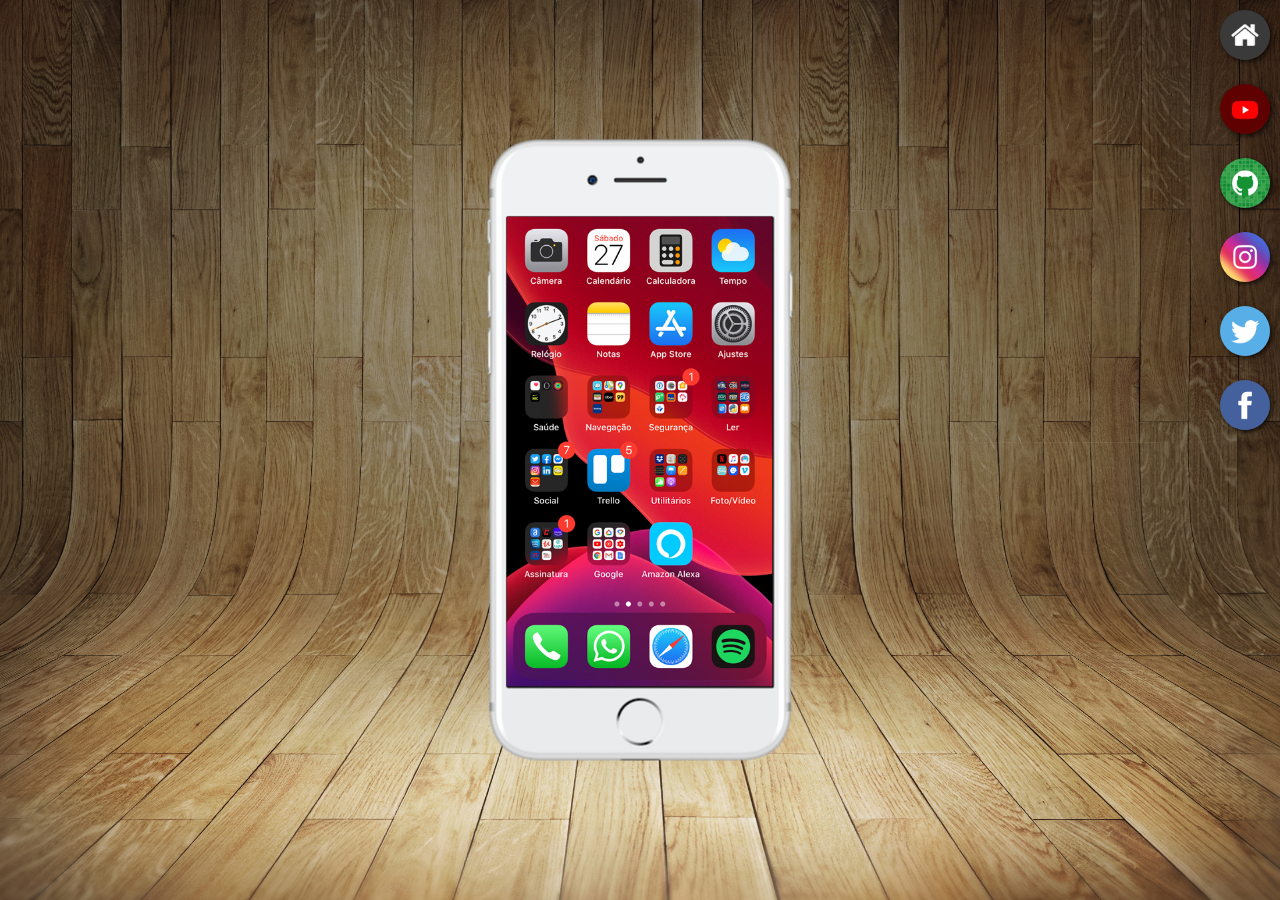
<file: index.html>
<!DOCTYPE html>
<html lang="pt-br">
<head>
     <meta charset="UTF-8">
     <meta name="viewport" content="width=device-width, initial-scale=1.0">
     <title>Projeto Redes Sociais</title>
     <link rel="shortcut icon" href="favicon.ico" type="image/x-icon">
     <link rel="stylesheet" href="estilos/style.css">
</head>
<body>
     <main>
          <section id="telefone">
               <iframe src="home.html" name="tela" id="tela" frameborder="0">
                    Seu navegador não é compatível com isso
               </iframe>
          </section>
          <section id="redes-sociais">
               <a href="home.html" target="tela"><img src="imagens/logo-home.jpg" alt="Home"></a><br>
               <a href="youtube.html" target="tela"><img src="imagens/logo-youtube.jpg" alt="YouTube"></a><br>
               <a href="github.html" target="tela"><img src="imagens/logo-github.jpg" alt="GitHub"></a><br>
               <a href="instagram.html" target="tela"><img src="imagens/logo-instagram.jpg" alt="Instagram"></a><br>
               <a href="twitter.html" target="tela"><img src="imagens/logo-twitter.jpg" alt="Twitter"></a><br>
               <a href="facebook.html" target="tela"><img src="imagens/logo-facebook.jpg" alt="Facebook"></a>
          </section>
     </main>
</body>
</html>
</file>
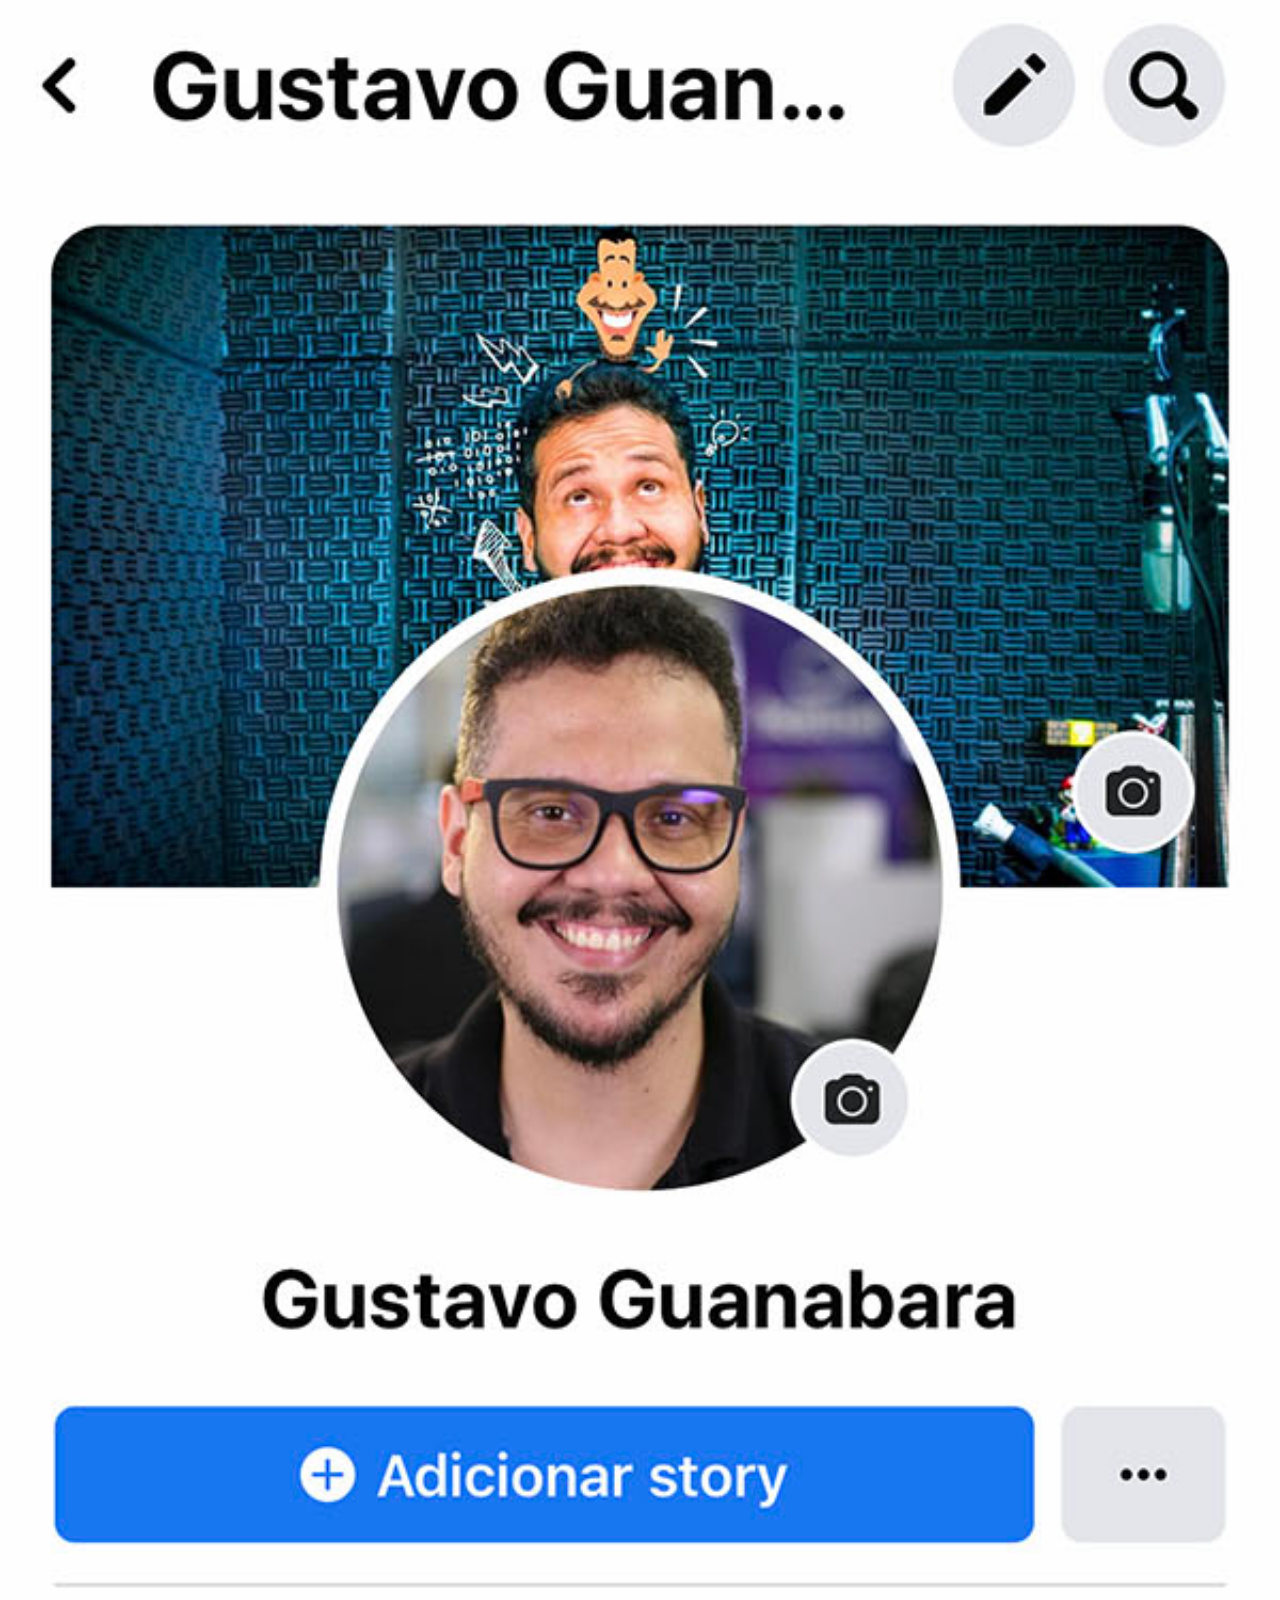
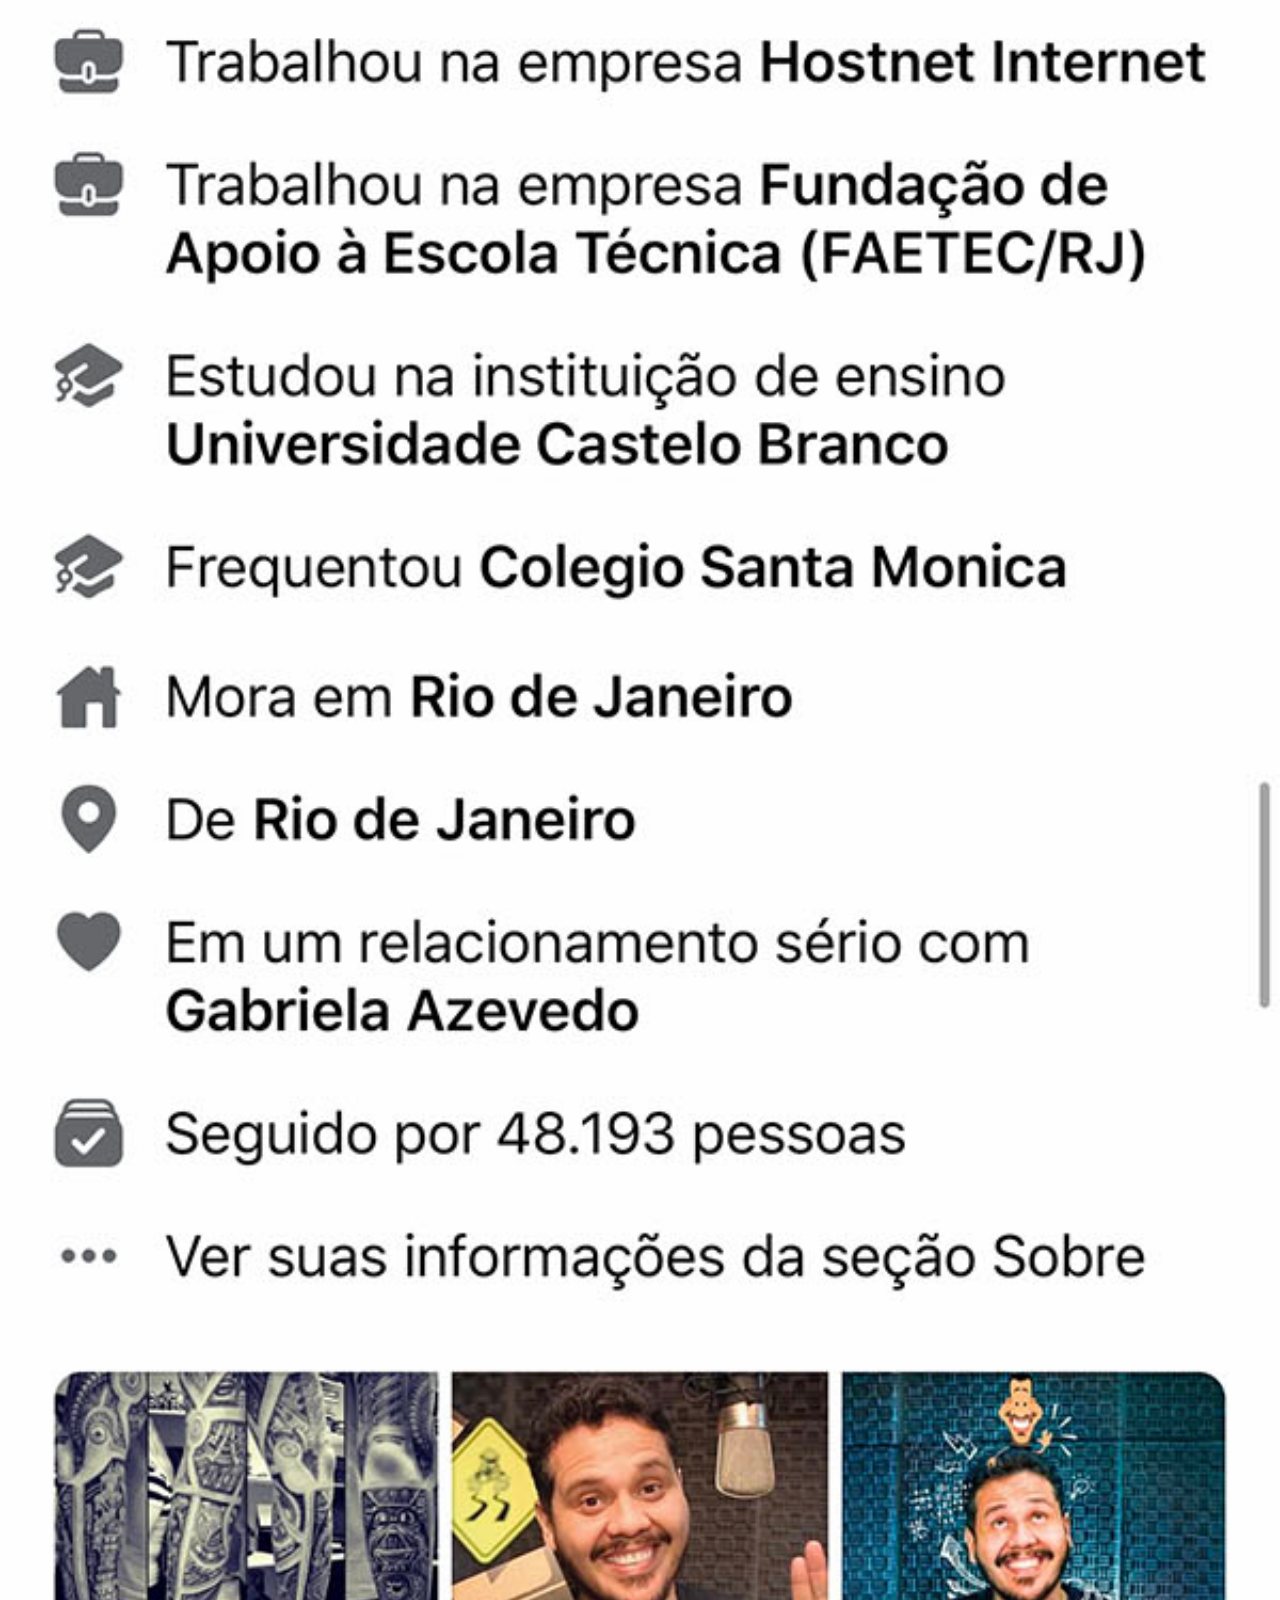
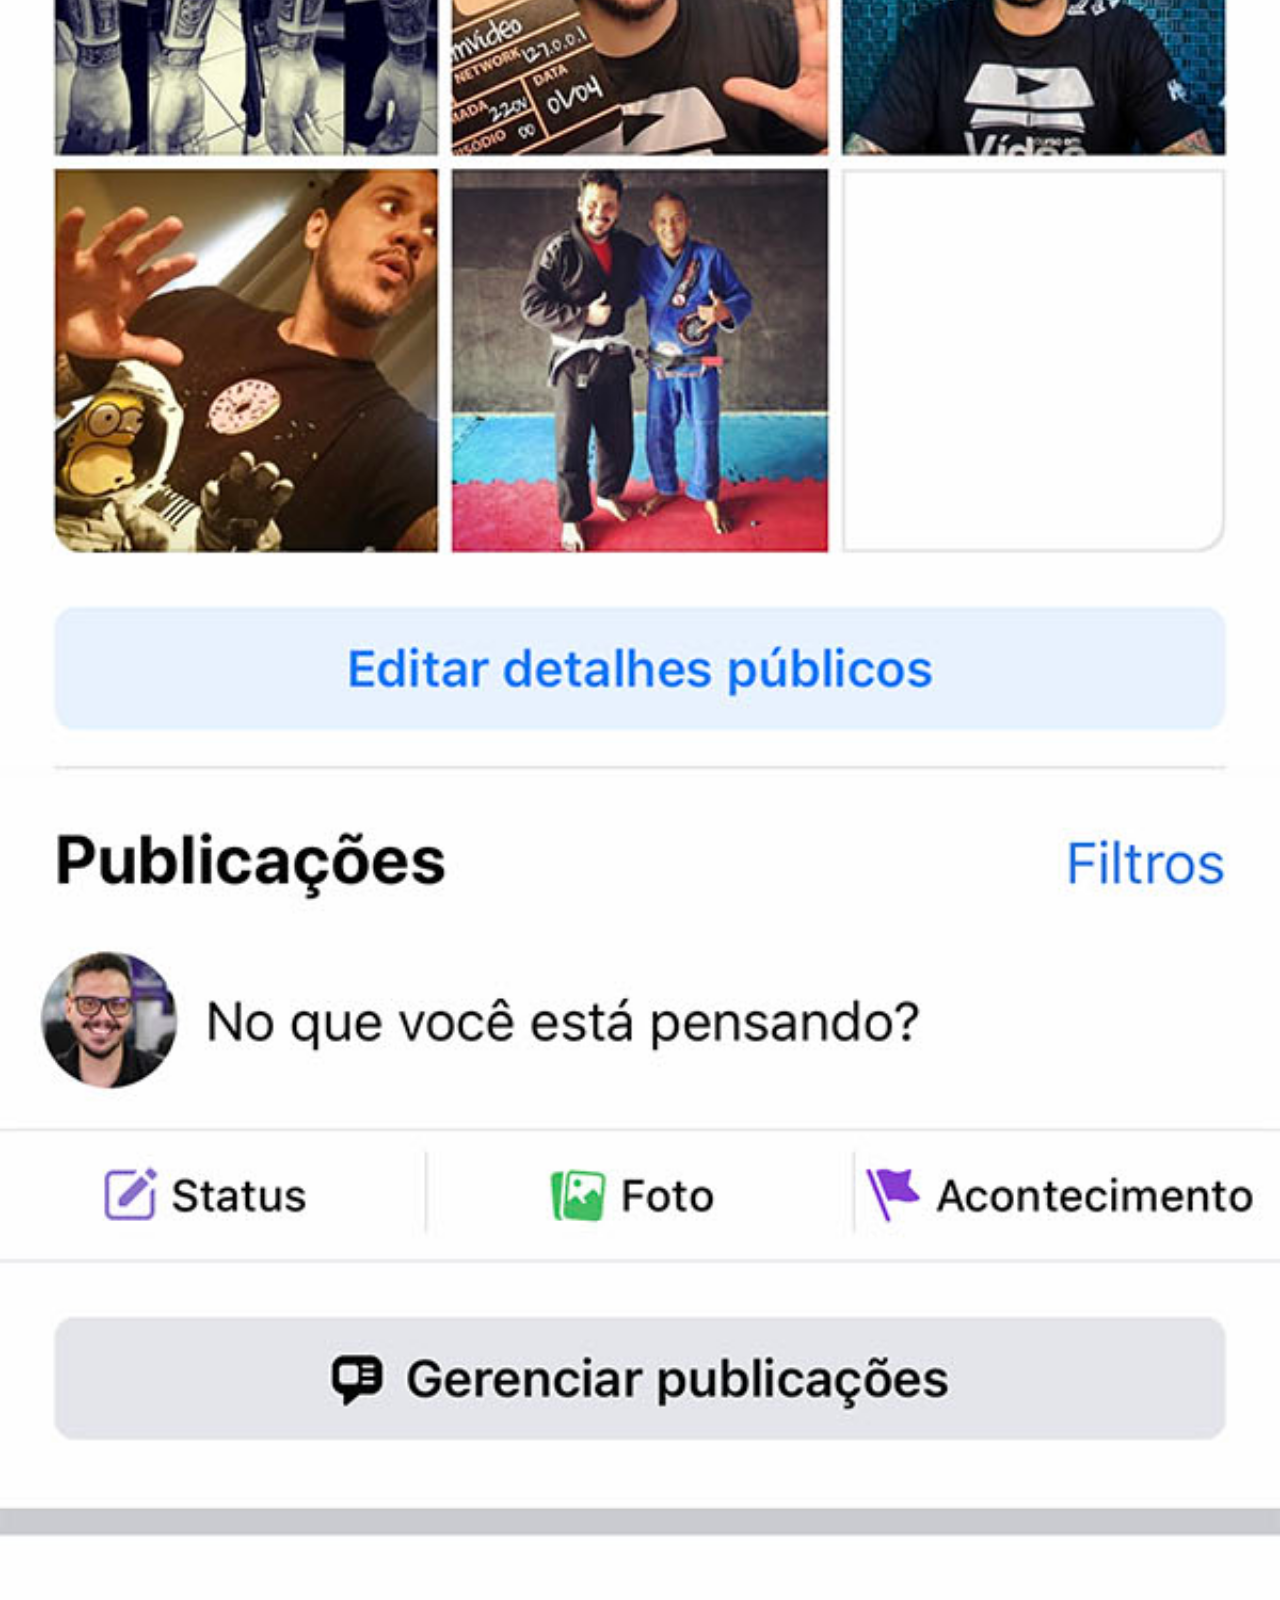
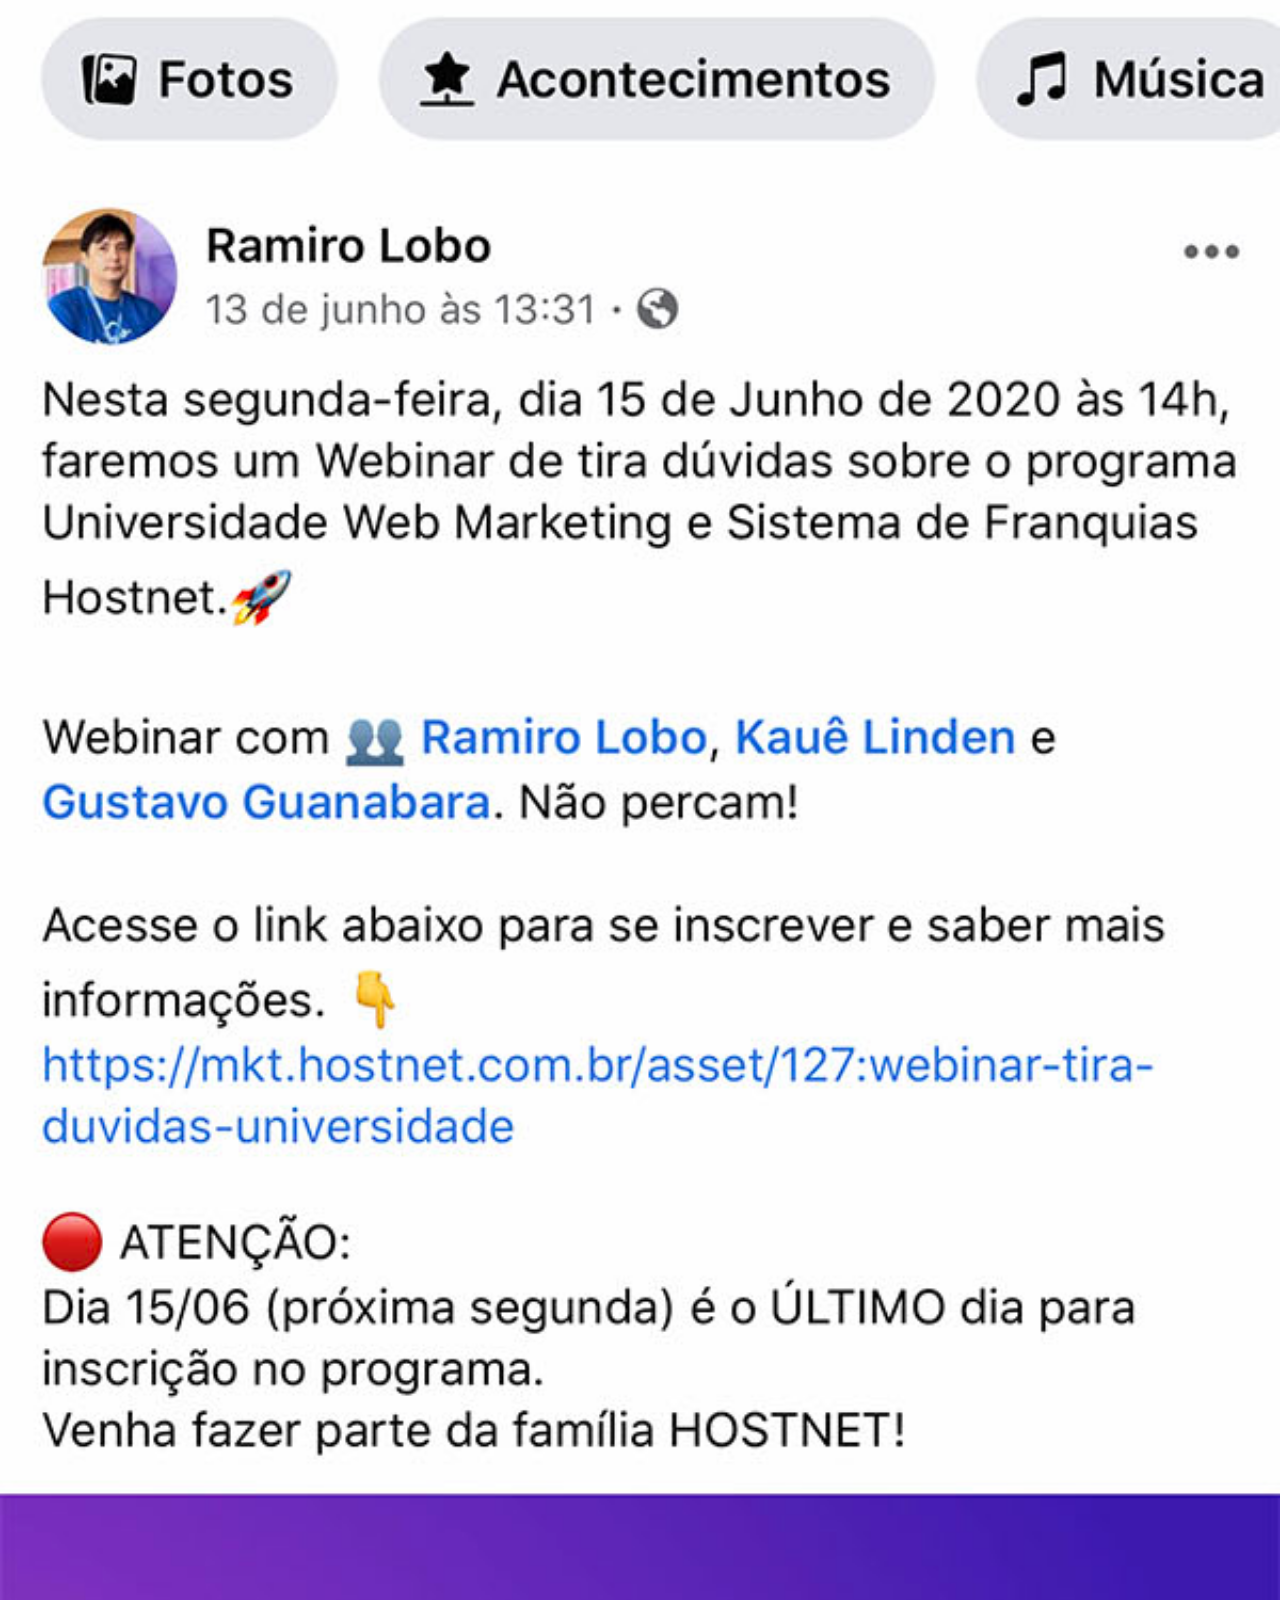
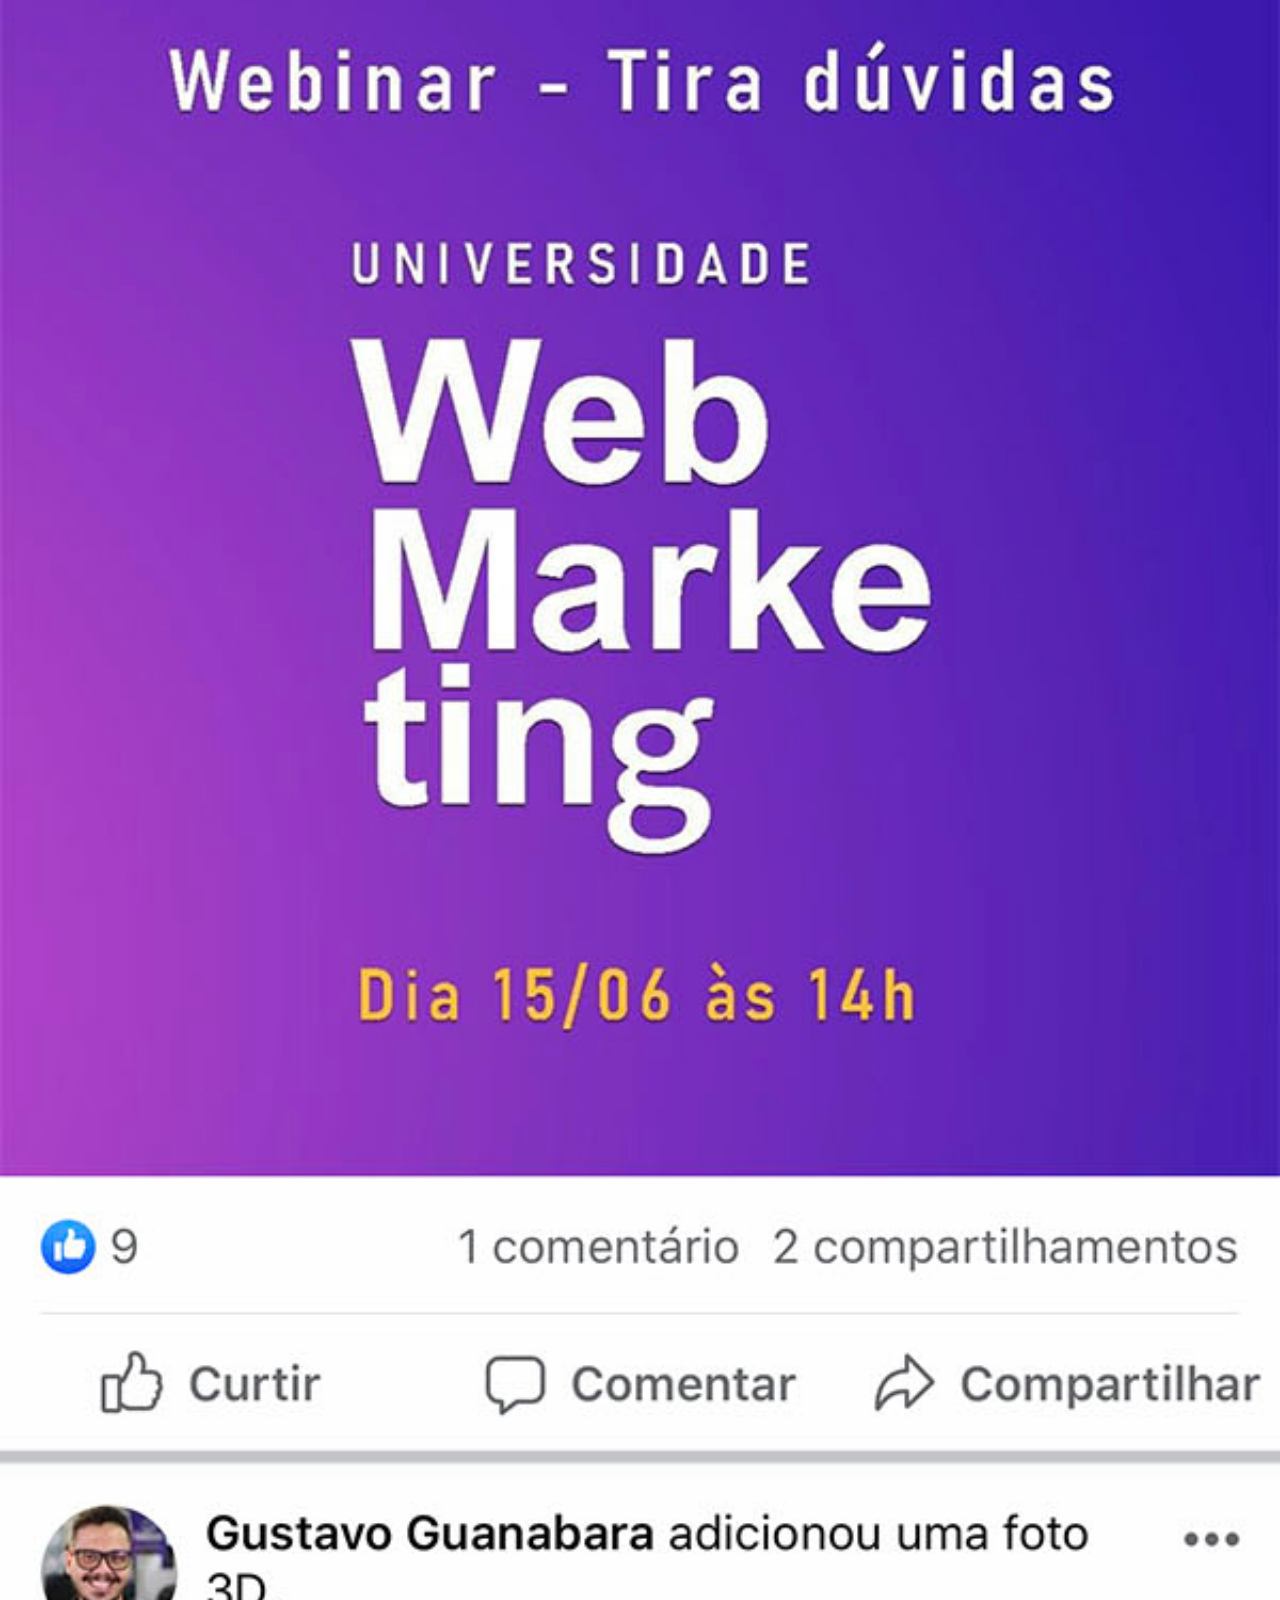
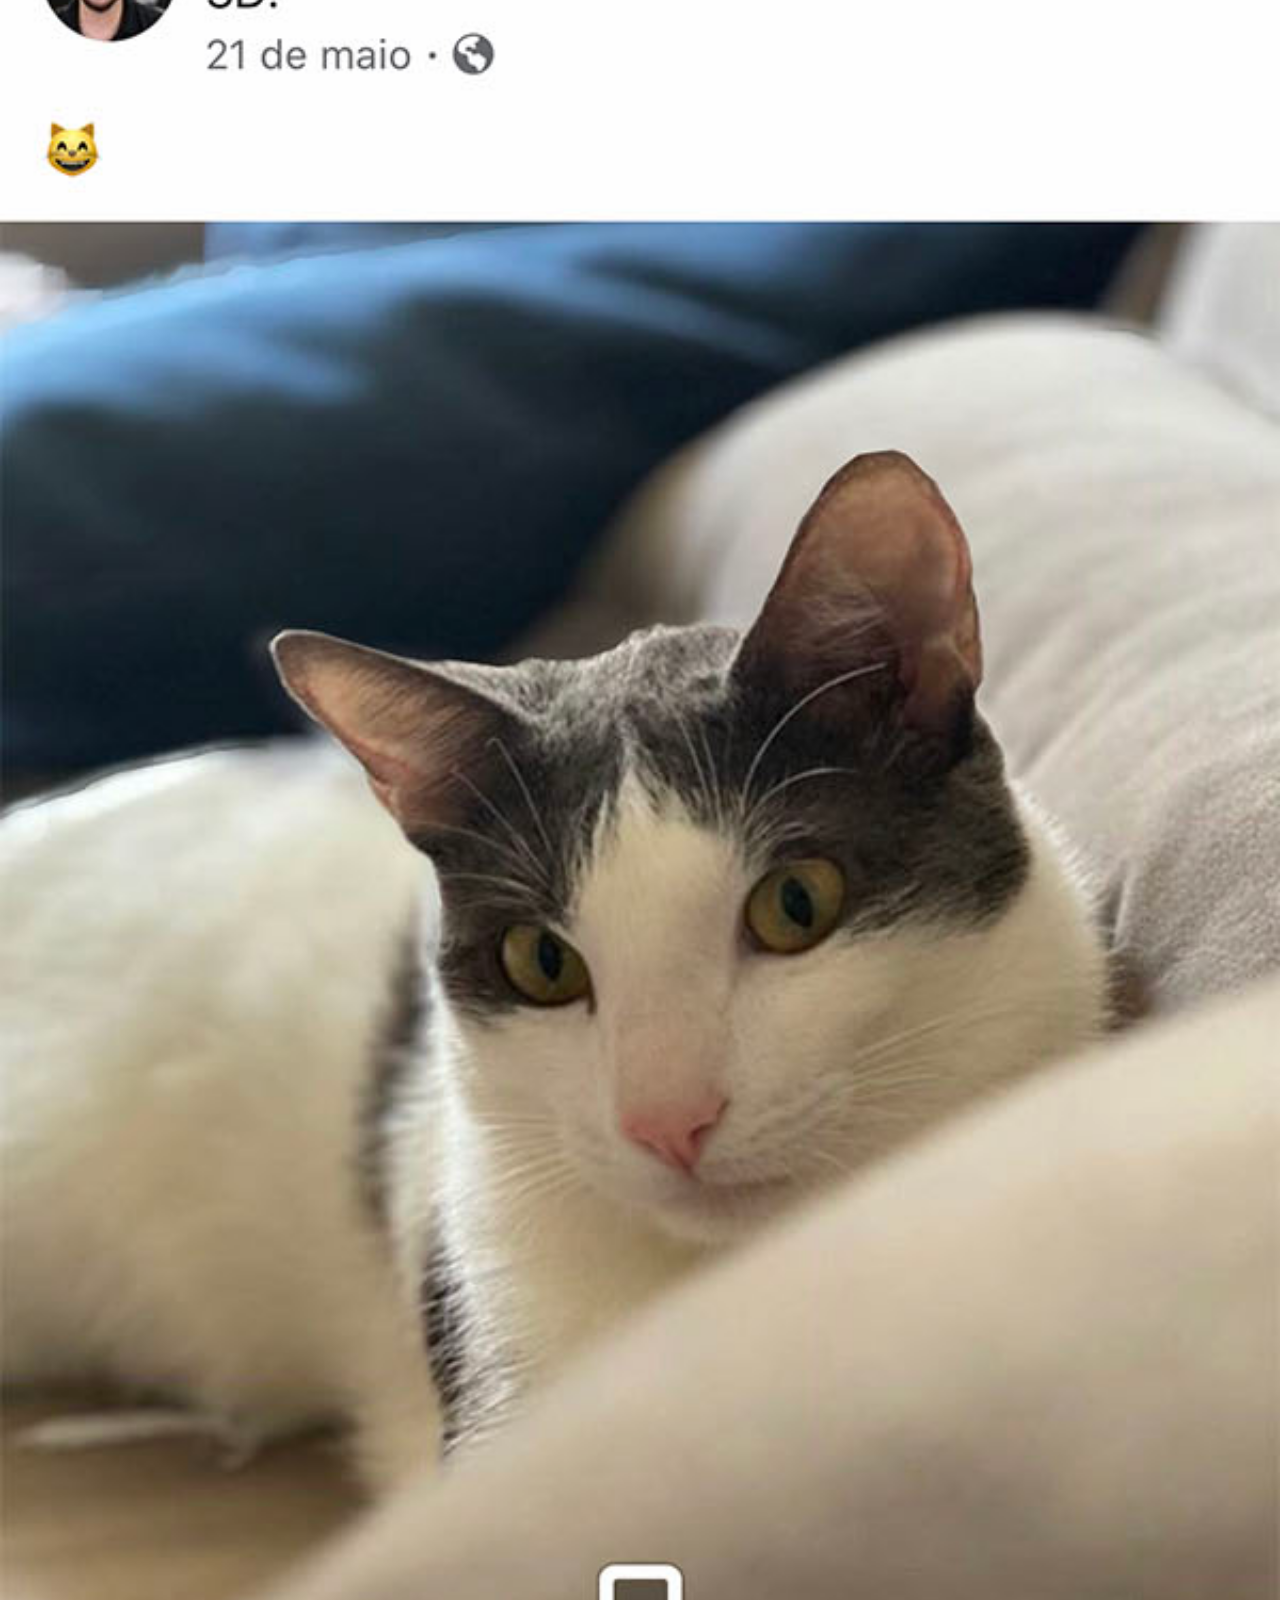
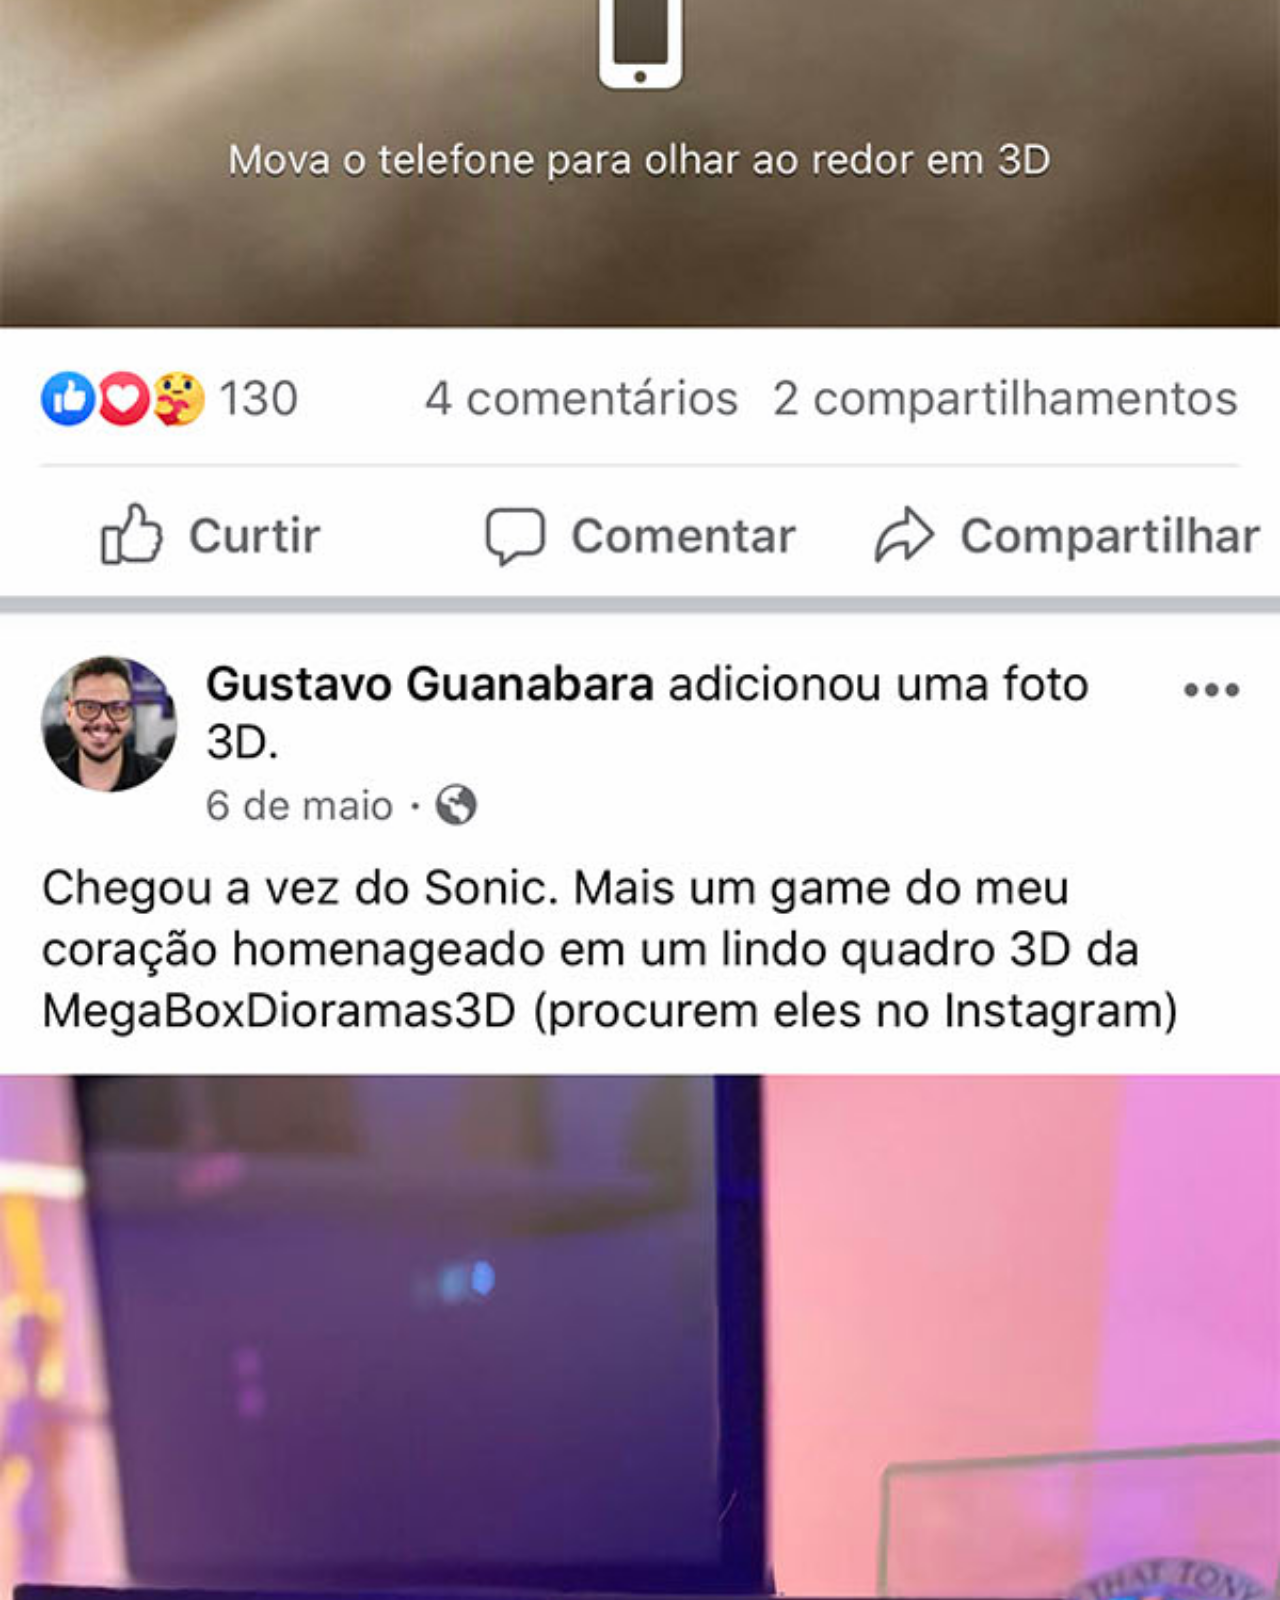
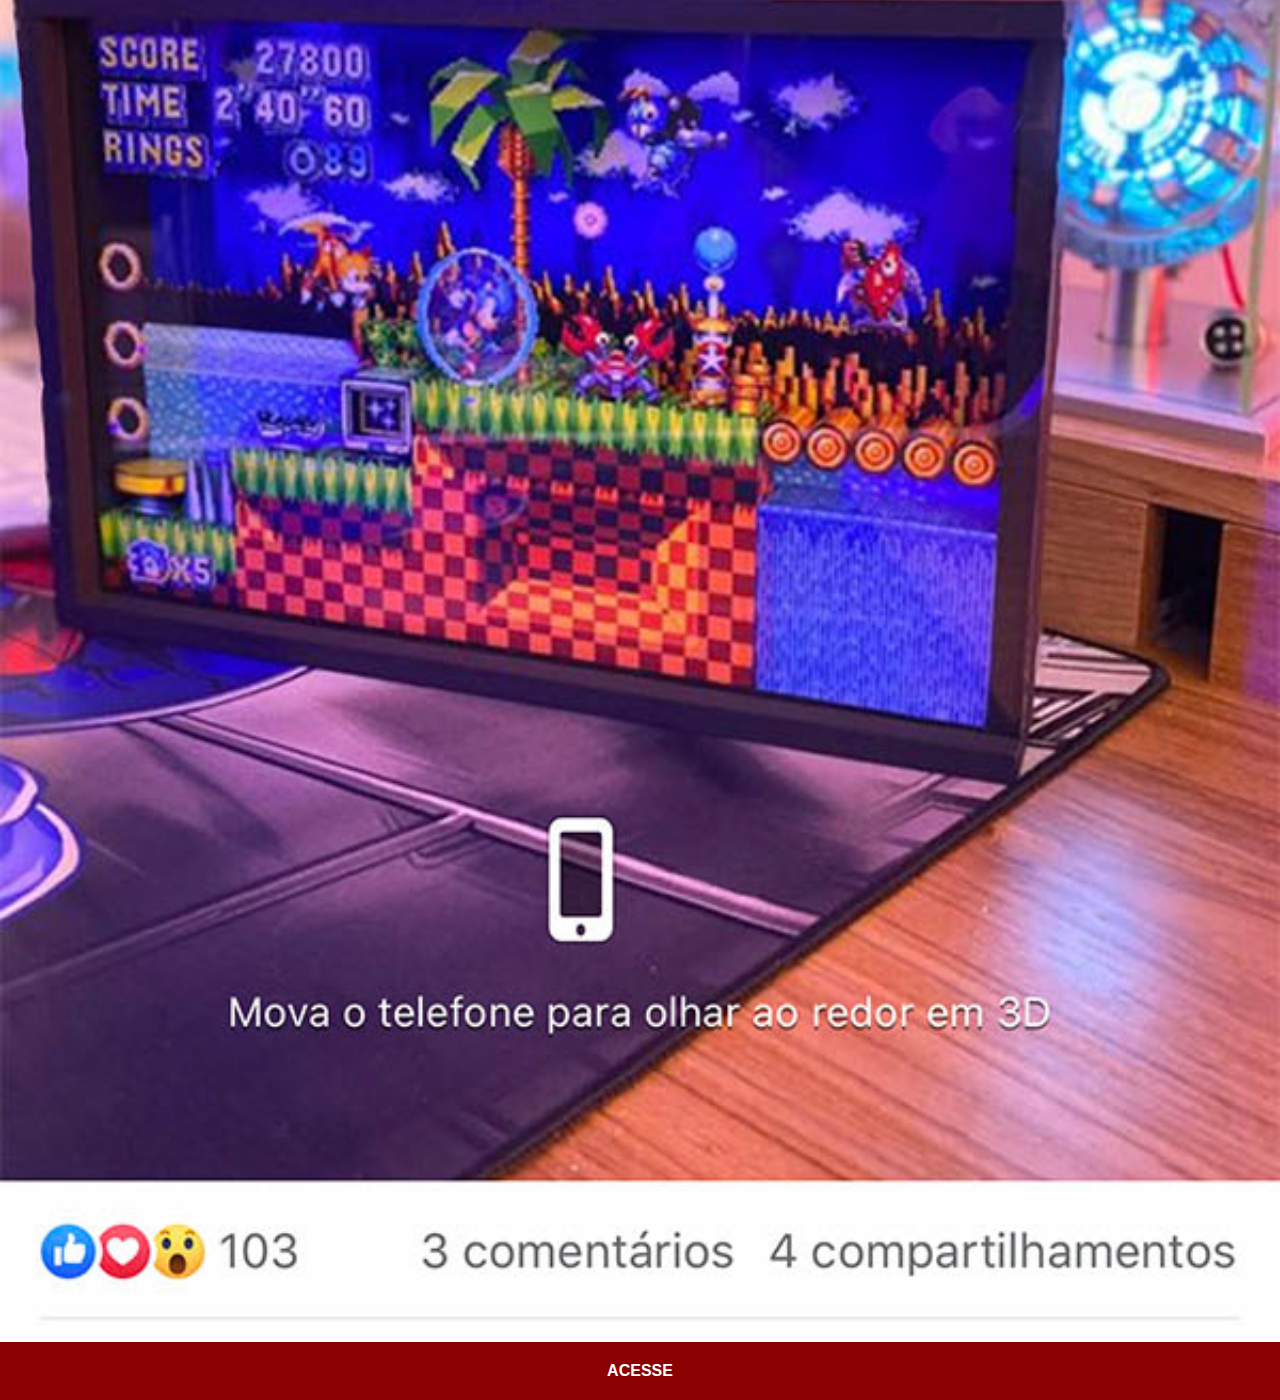
<file: facebook.html>
<!DOCTYPE html>
<html lang="pt-br">
<head>
     <meta charset="UTF-8">
     <meta name="viewport" content="width=device-width, initial-scale=1.0">
     <title>Facebook</title>
     <link rel="stylesheet" href="estilos/social.css">
</head>
<body>
     <img src="imagens/tela-facebook.jpg" alt="Facebook">
     <a href="https://www.facebook.com/gustavoguanabara" target="_blank">ACESSE</a>
</body>
</html>
</file>
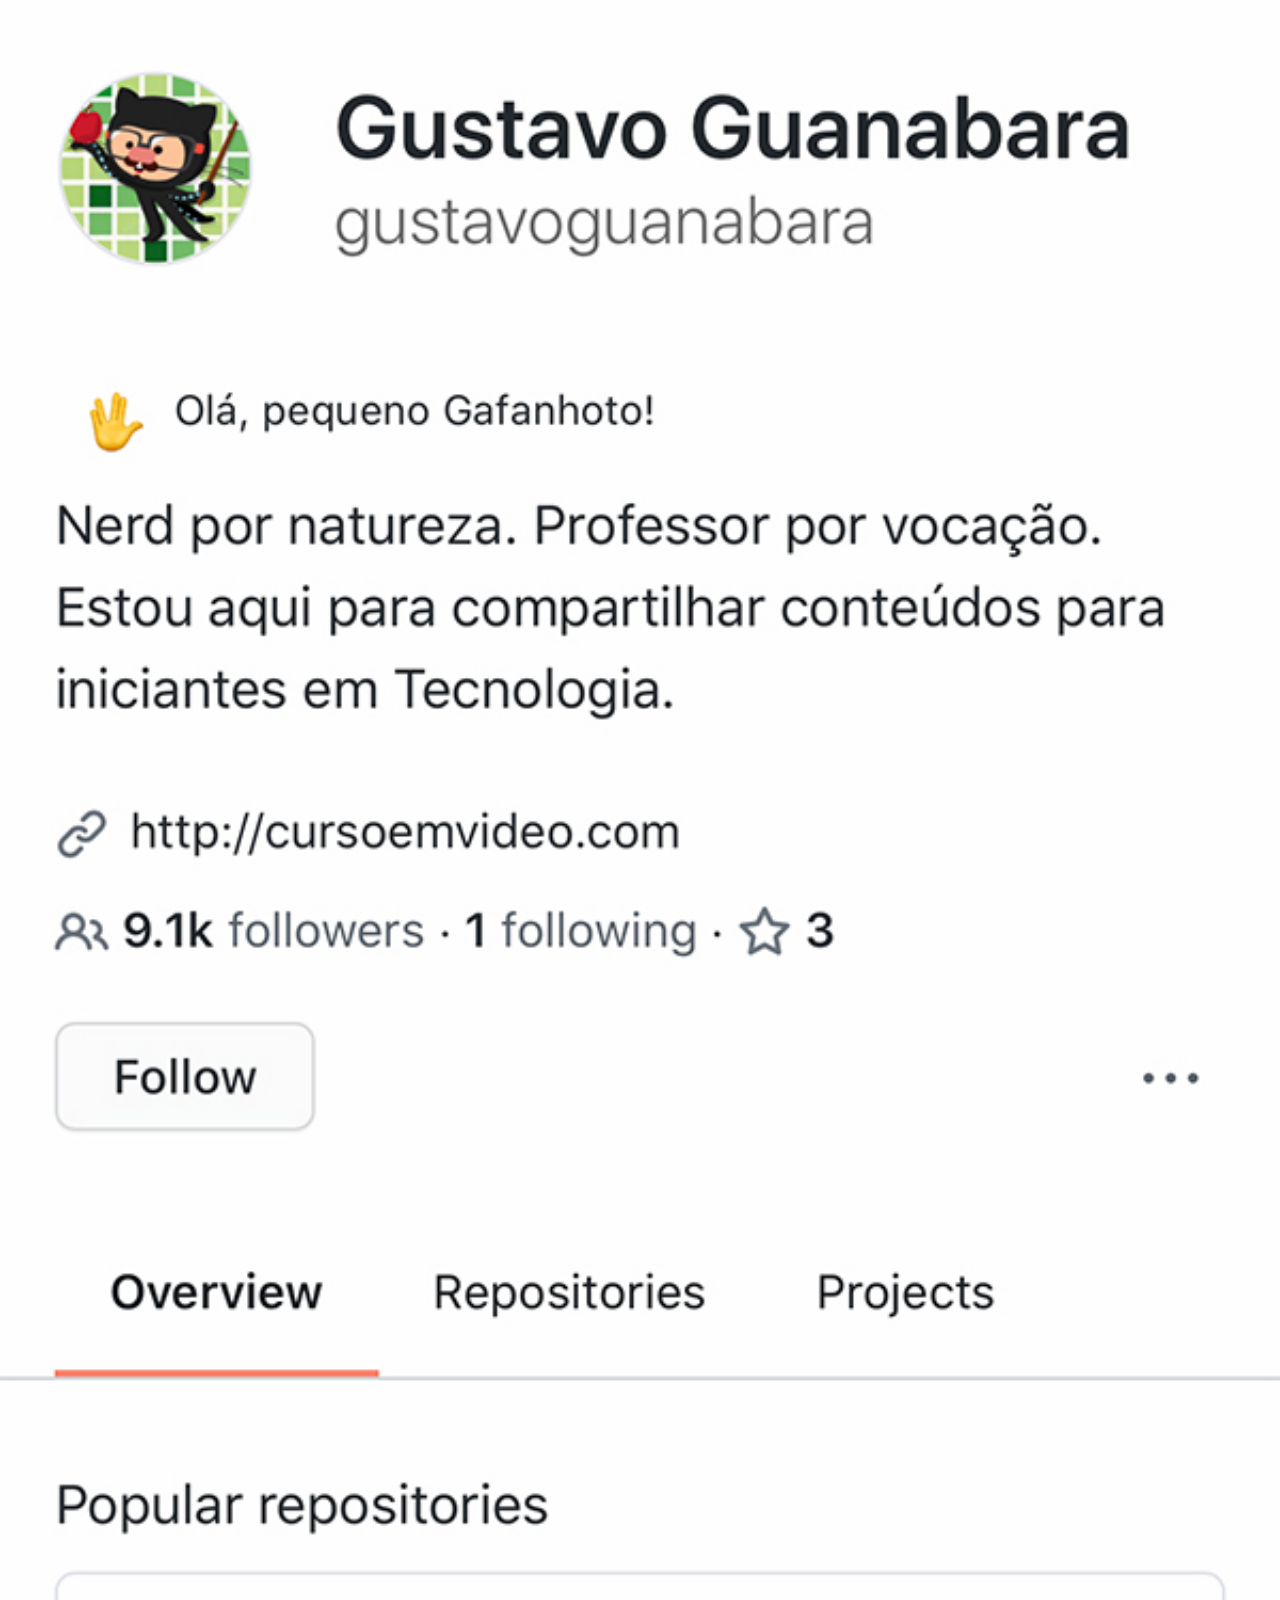
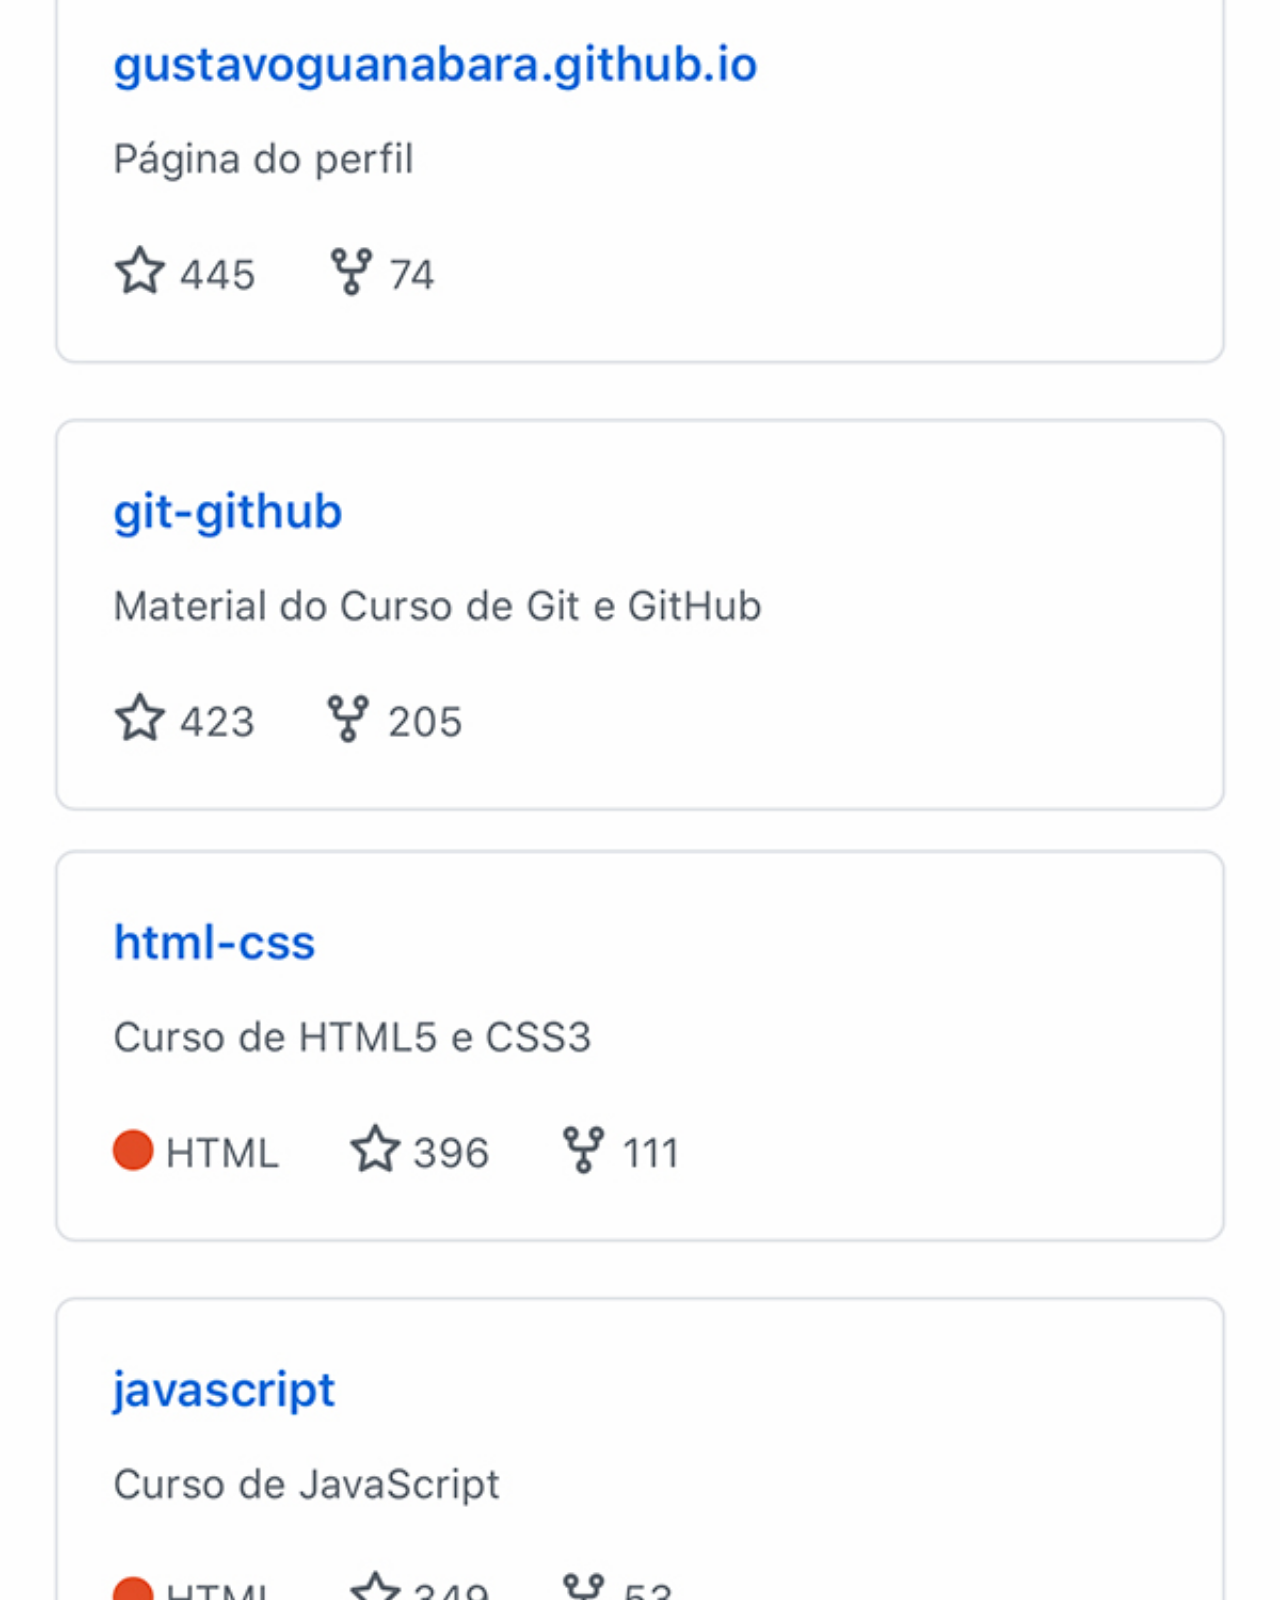
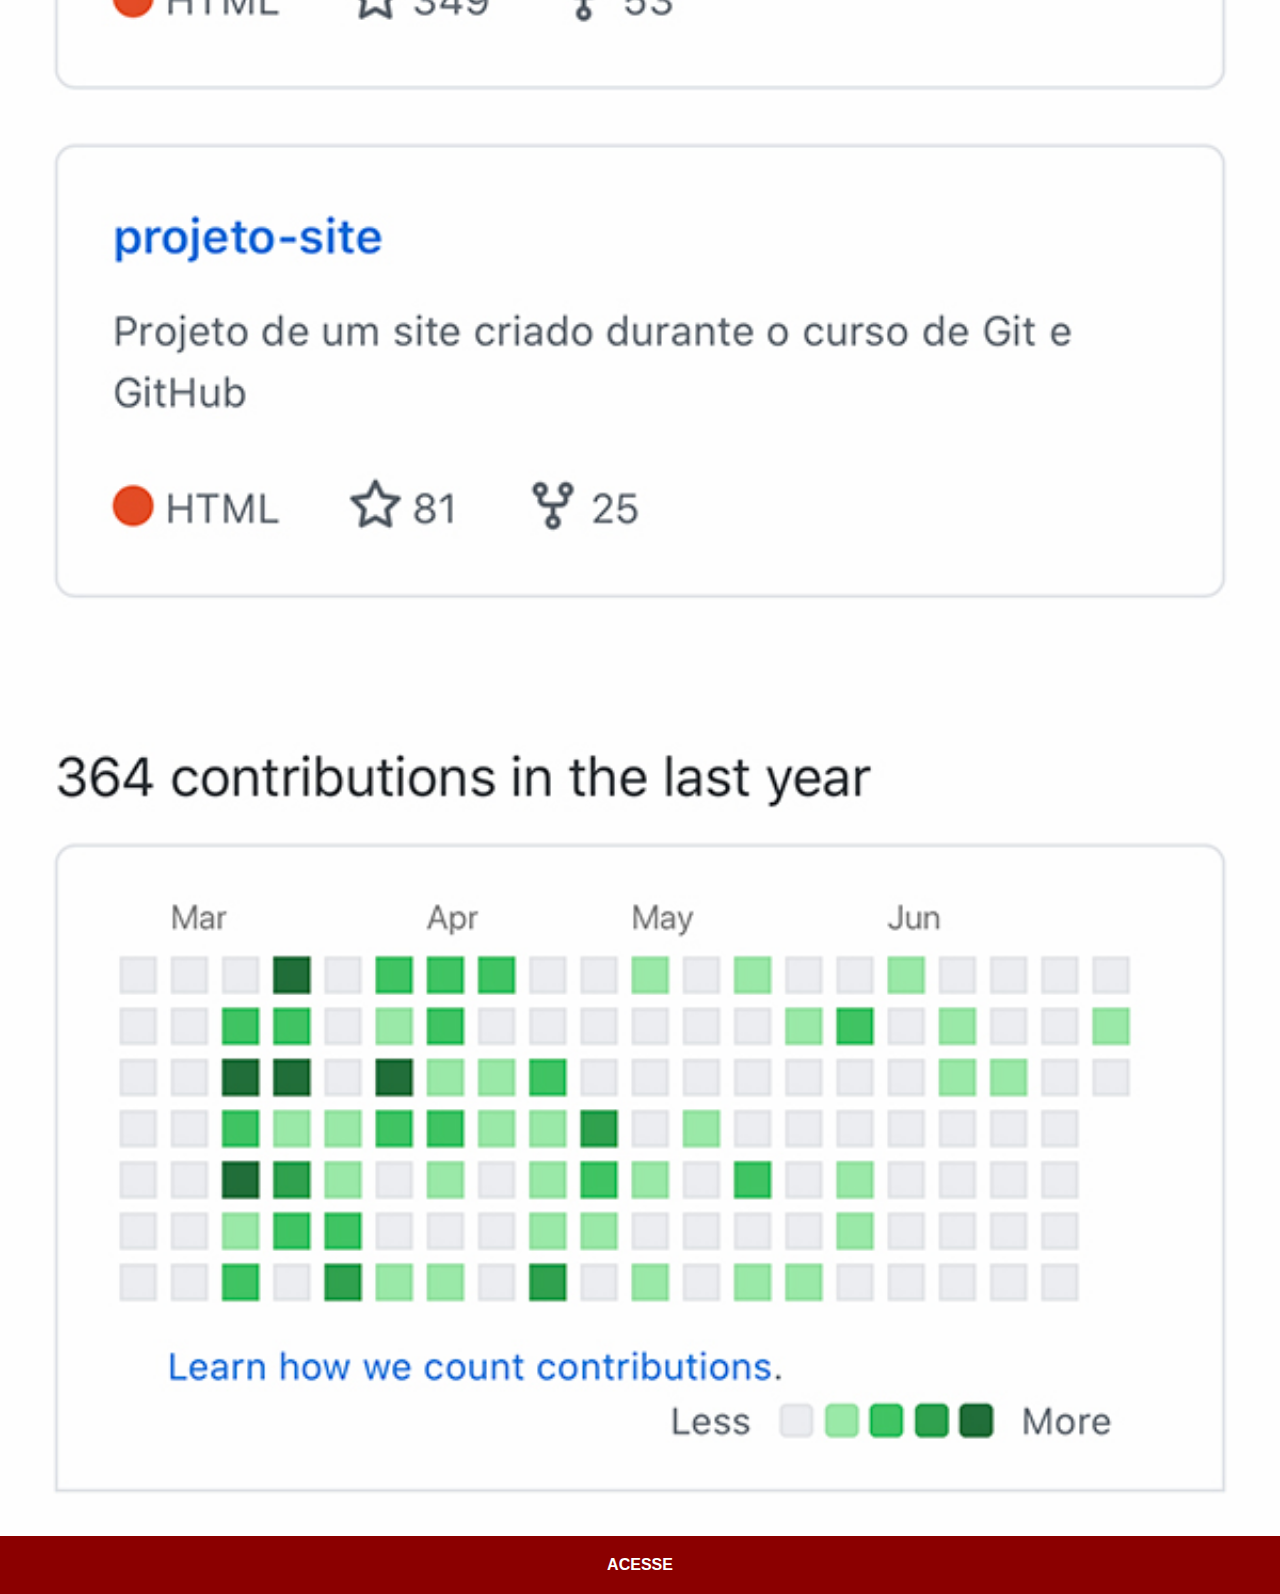
<file: github.html>
<!DOCTYPE html>
<html lang="pt-br">
<head>
     <meta charset="UTF-8">
     <meta name="viewport" content="width=device-width, initial-scale=1.0">
     <title>GitHub</title>
     <link rel="stylesheet" href="estilos/social.css">
</head>
<body>
     <img src="imagens/tela-github.jpg" alt="GitHub">
     <a href="https://github.com/gustavoguanabara/" target="_blank">ACESSE</a>
</body>
</html>
</file>
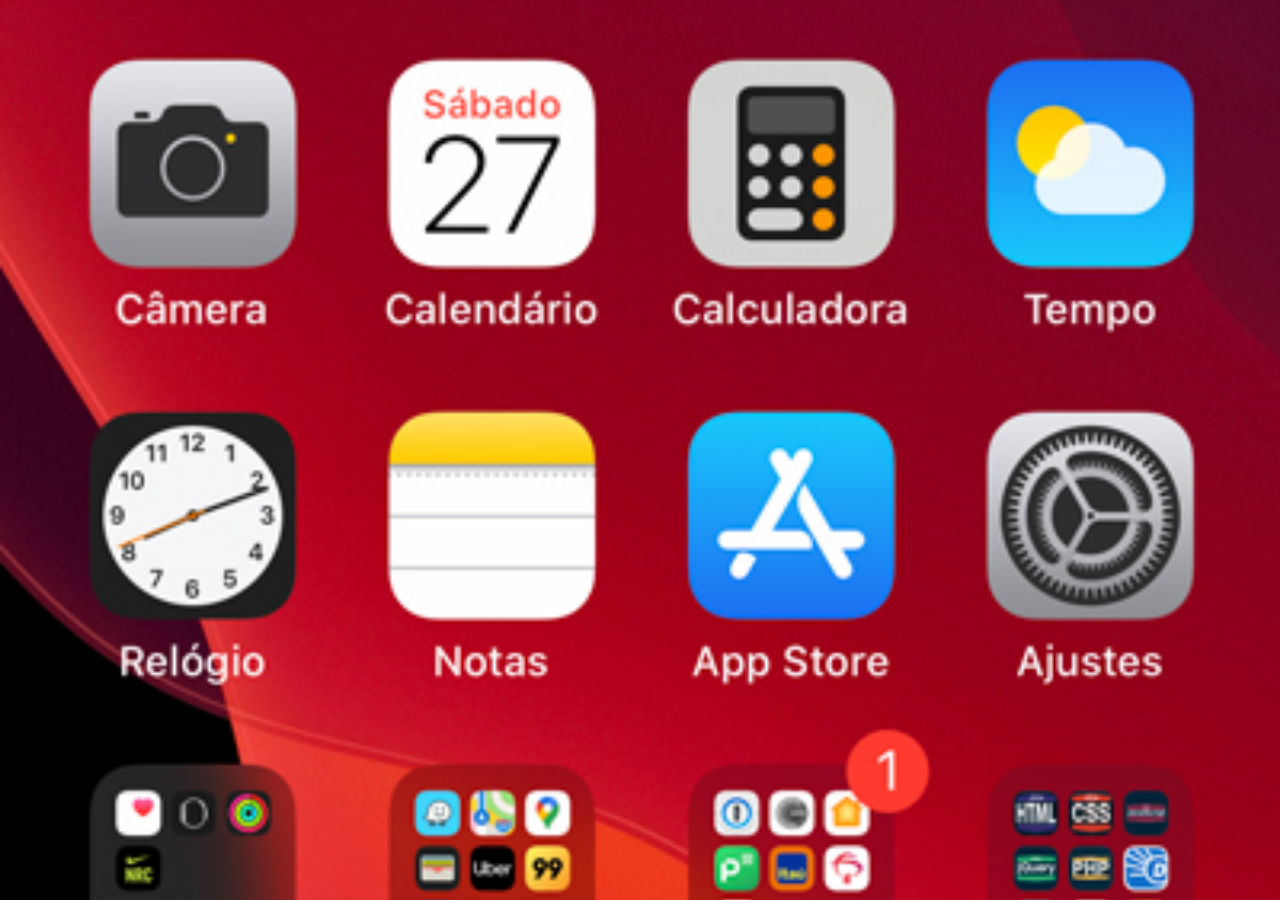
<file: home.html>
<!DOCTYPE html>
<html lang="pt-br">
<head>
     <meta charset="UTF-8">
     <meta name="viewport" content="width=device-width, initial-scale=1.0">
     <title>Home</title>
</head>
<style>
     *{
          margin: 0px;
          padding: 0px;
     }

     body{
          width: 100vw;
          height: 100vh;
          background: black url('imagens/tela-home.jpg') no-repeat top center;
          background-size: cover;
     }
</style>
<body>
     
</body>
</html>
</file>
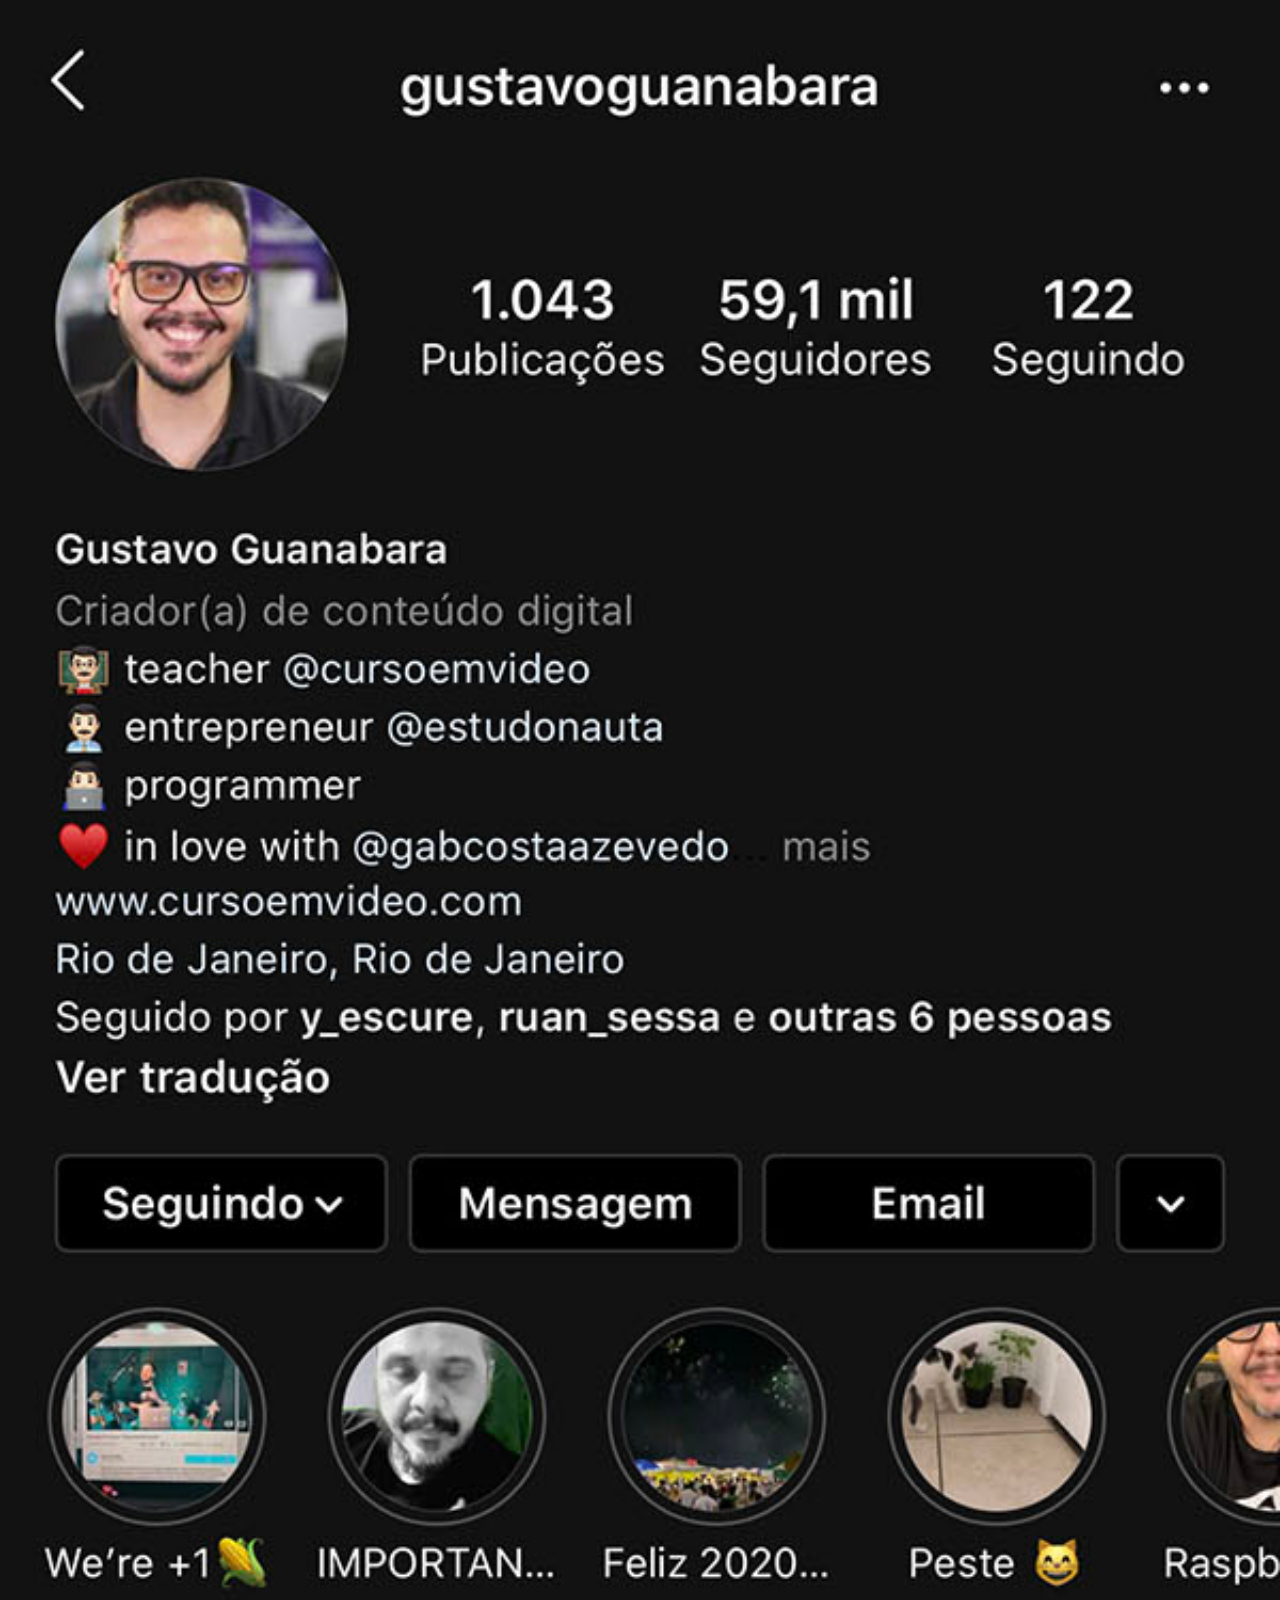
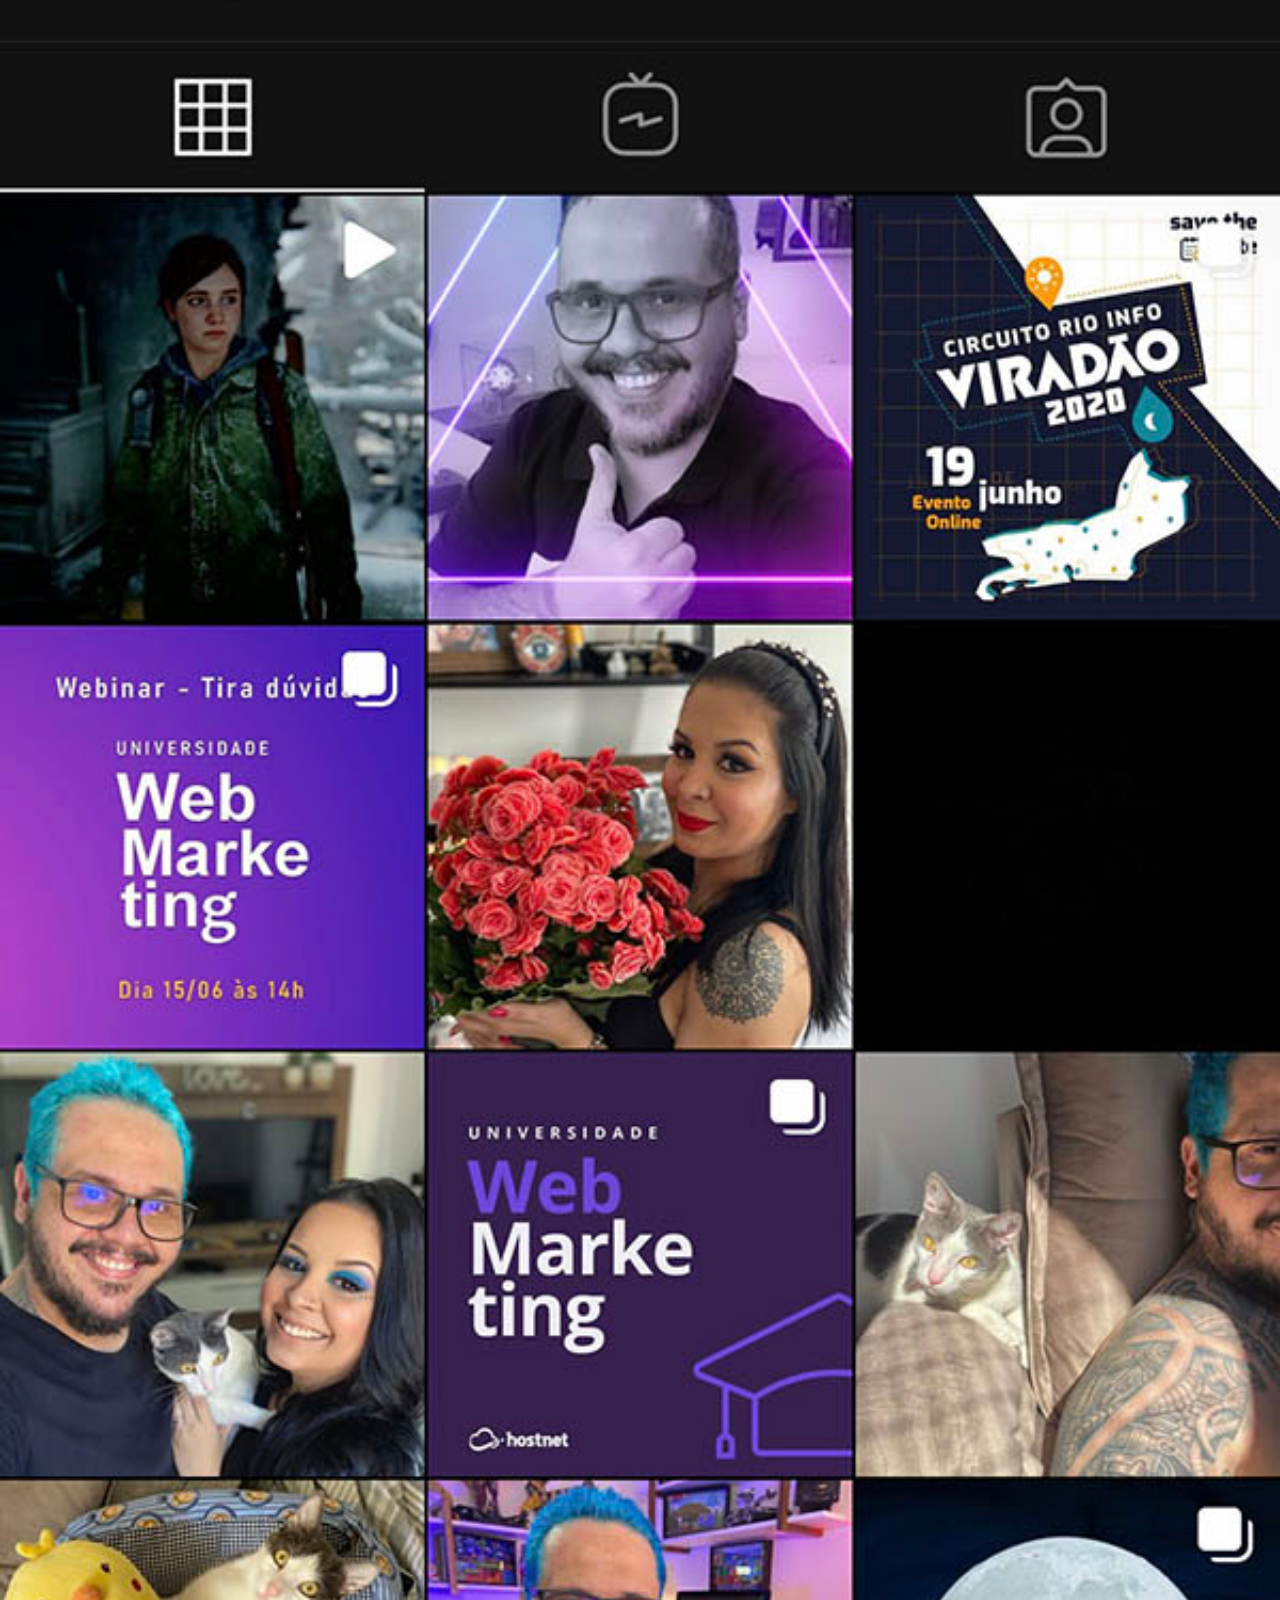
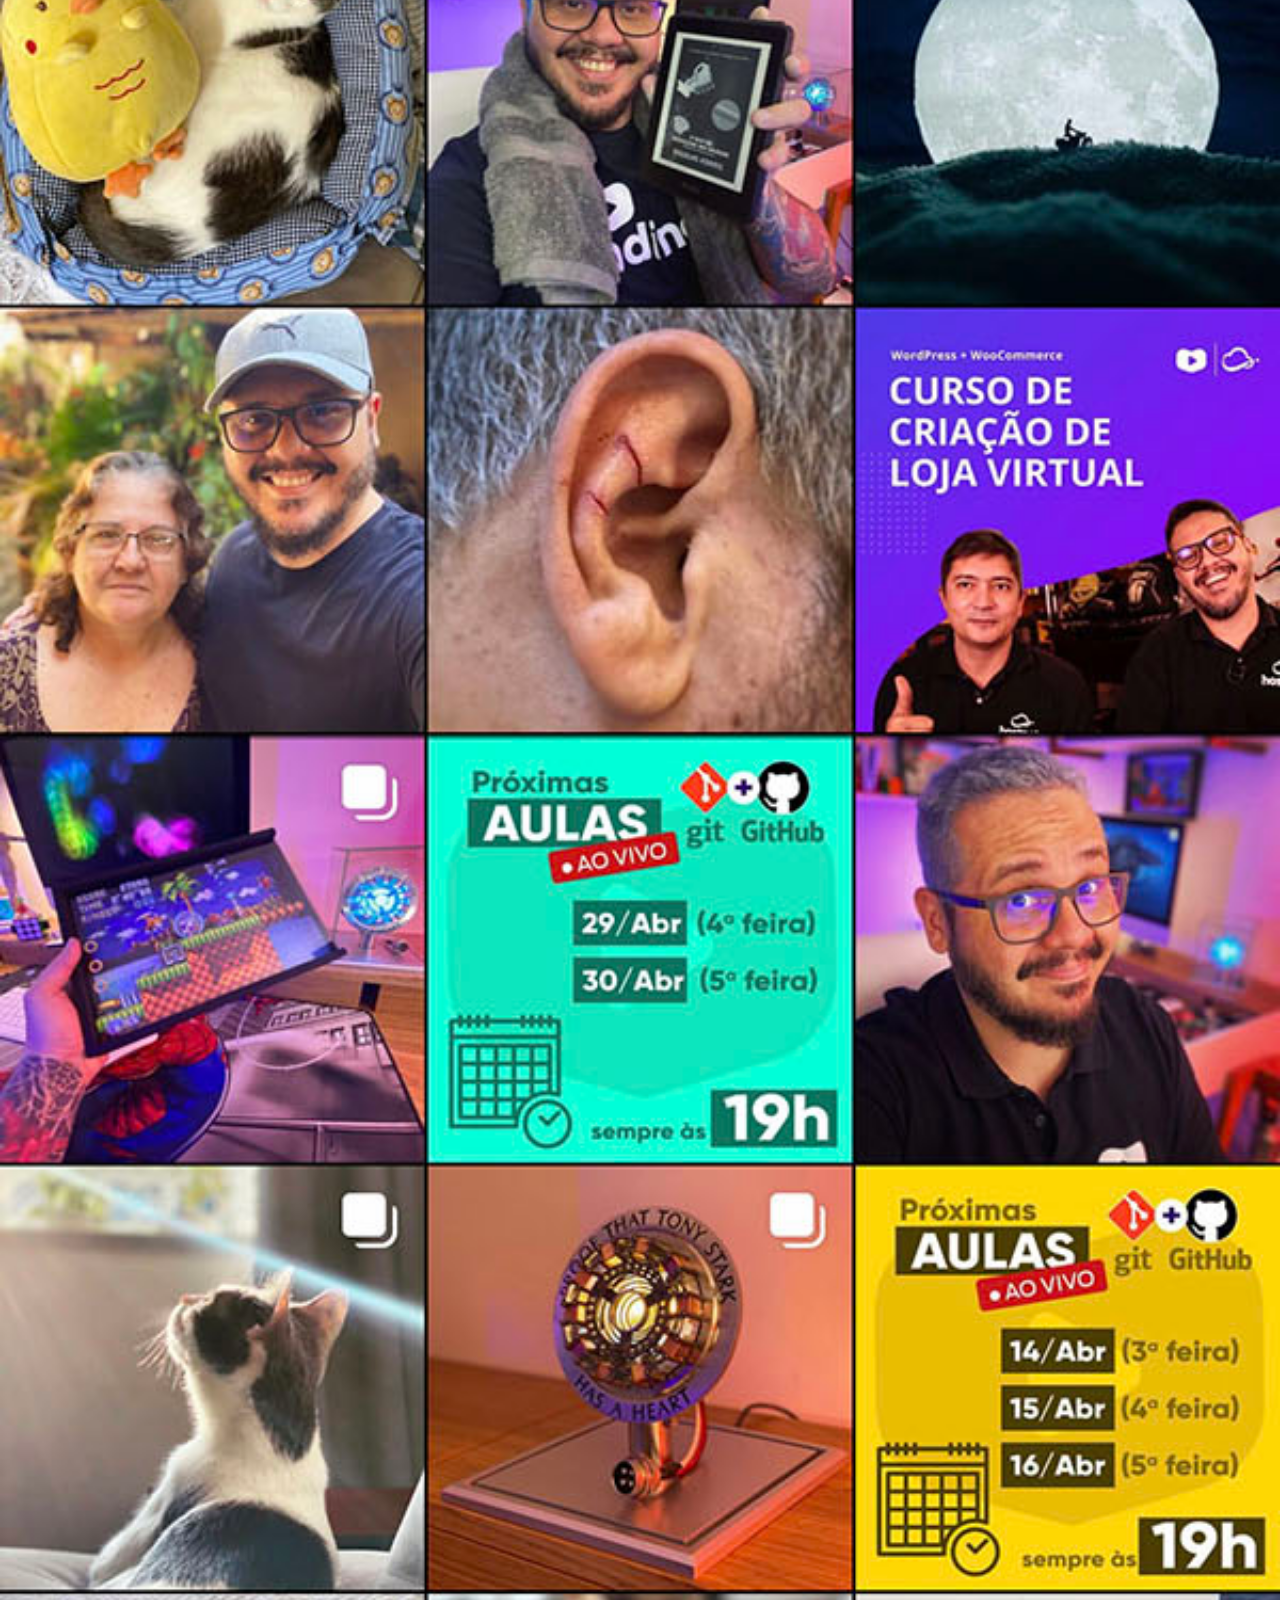
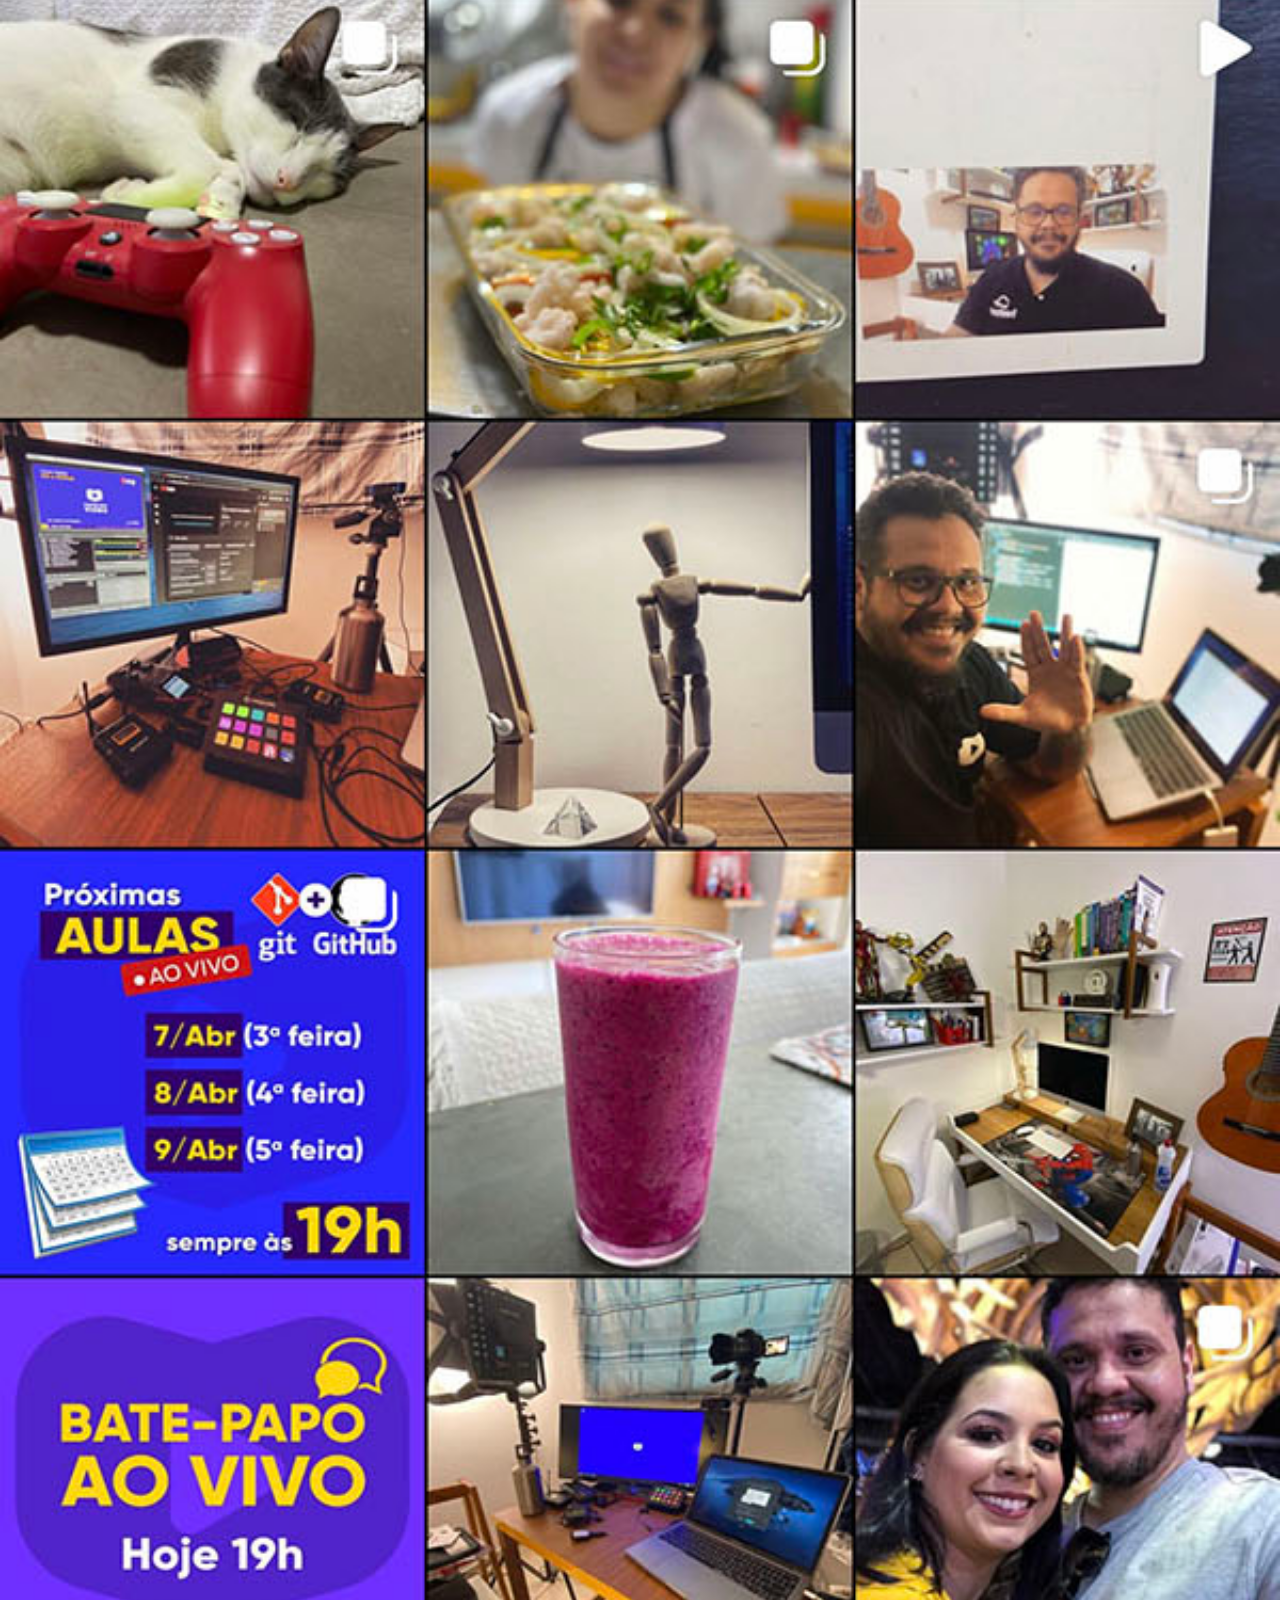
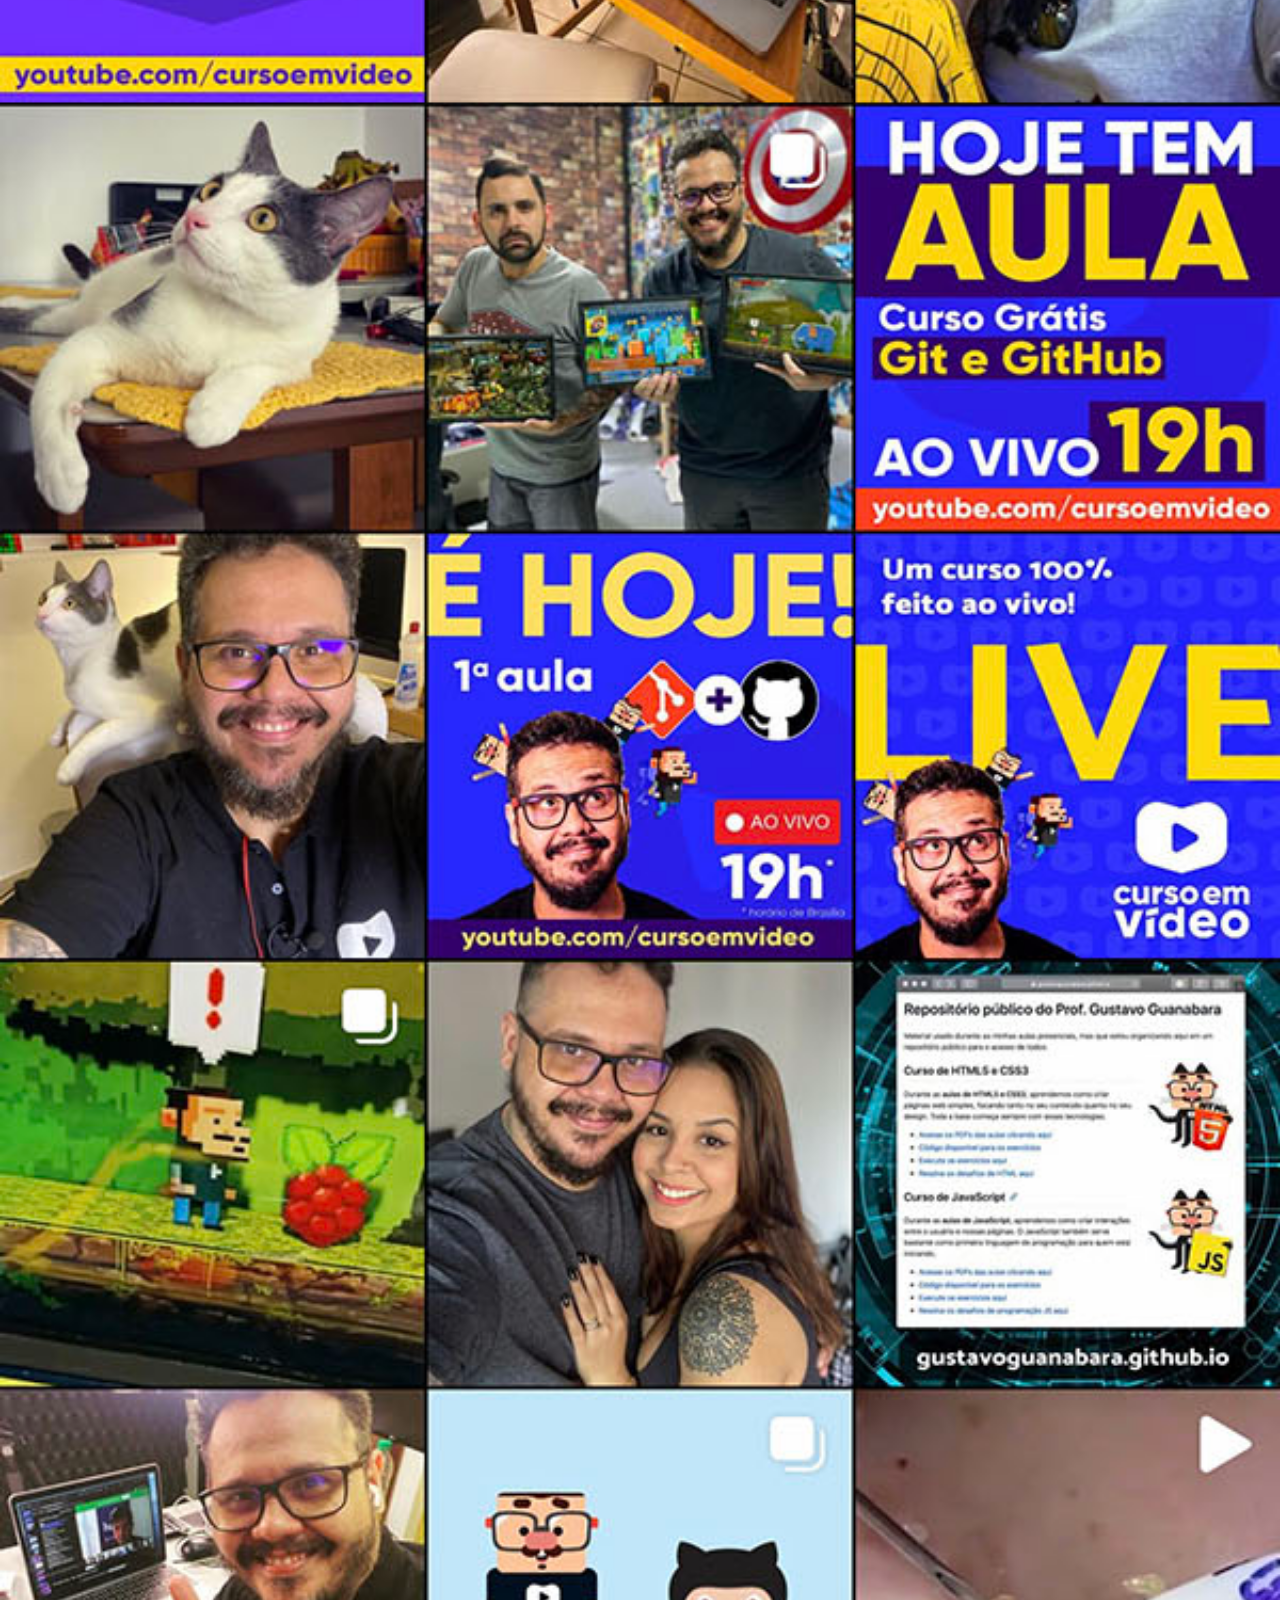
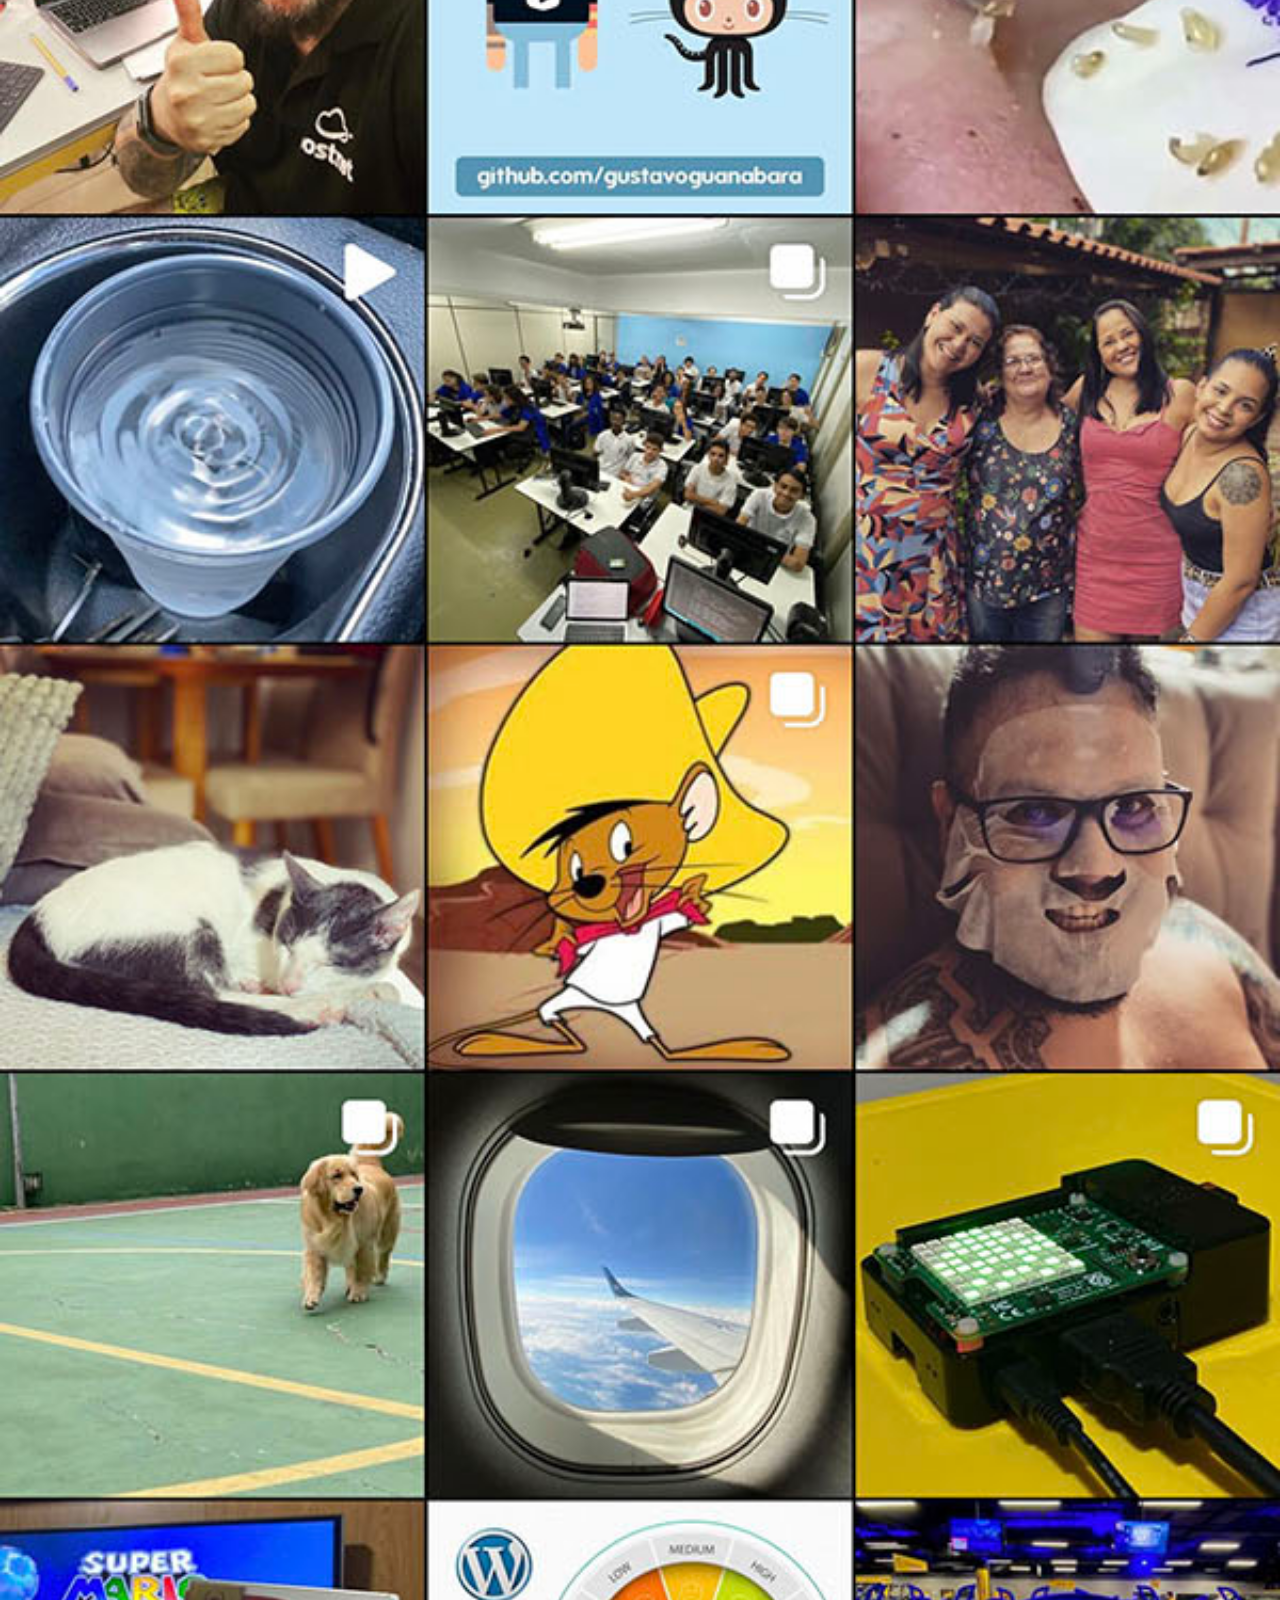
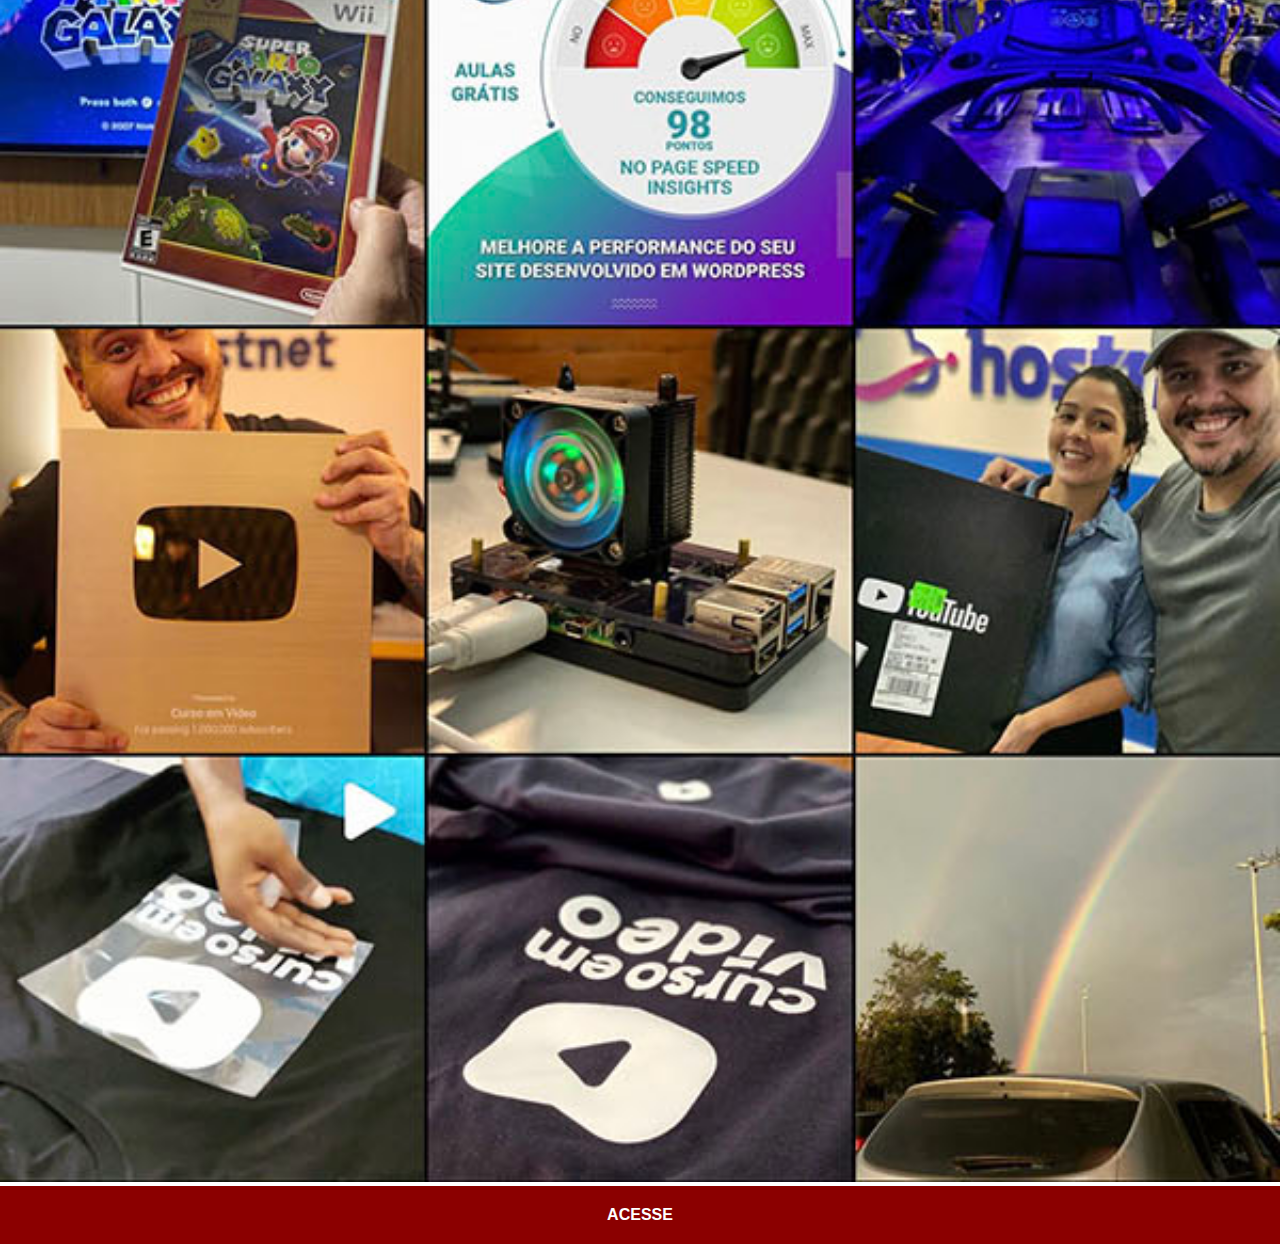
<file: instagram.html>
<!DOCTYPE html>
<html lang="pt-br">
<head>
     <meta charset="UTF-8">
     <meta name="viewport" content="width=device-width, initial-scale=1.0">
     <title>Instagram</title>
     <link rel="stylesheet" href="estilos/social.css">
</head>
<body>
     <img src="imagens/tela-instagram.jpg" alt="Instagram">
     <a href="https://instagram.com/gustavoguanabara/" target="_blank">ACESSE</a>
</body>
</html>
</file>
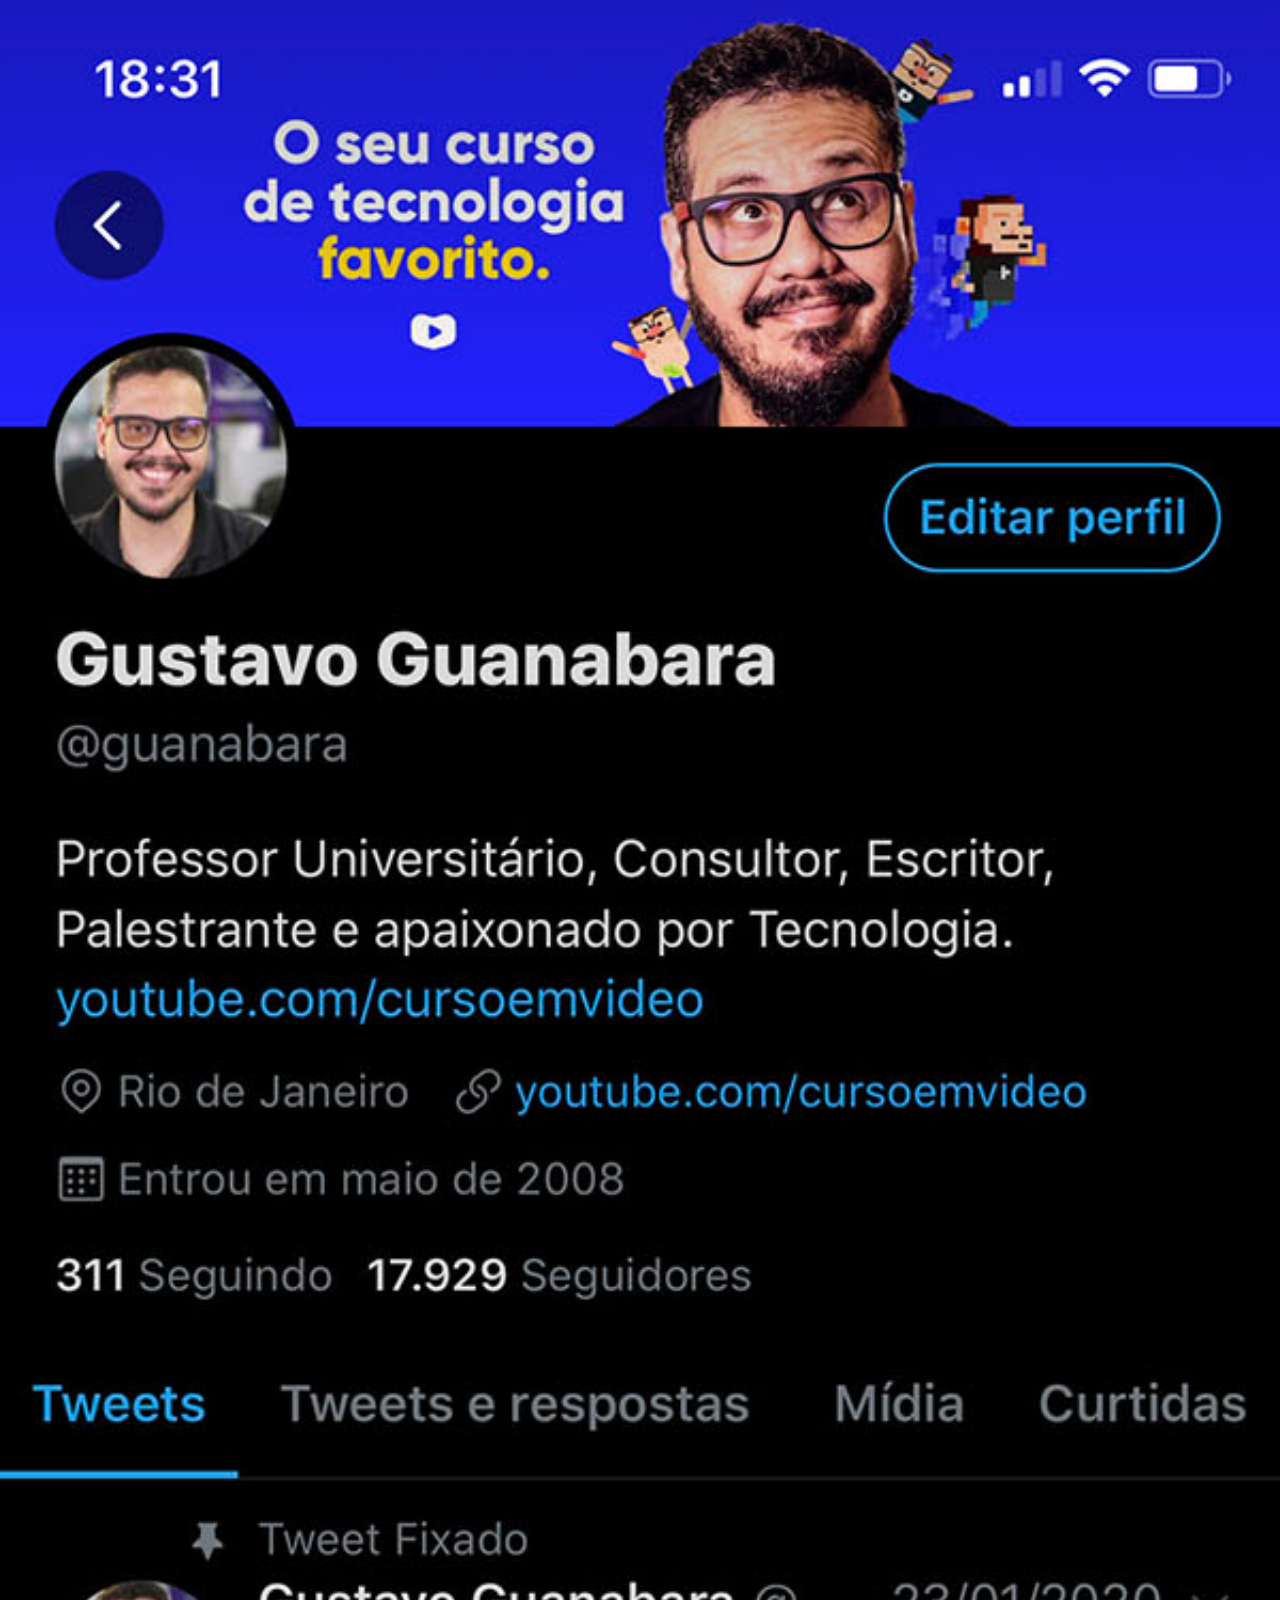
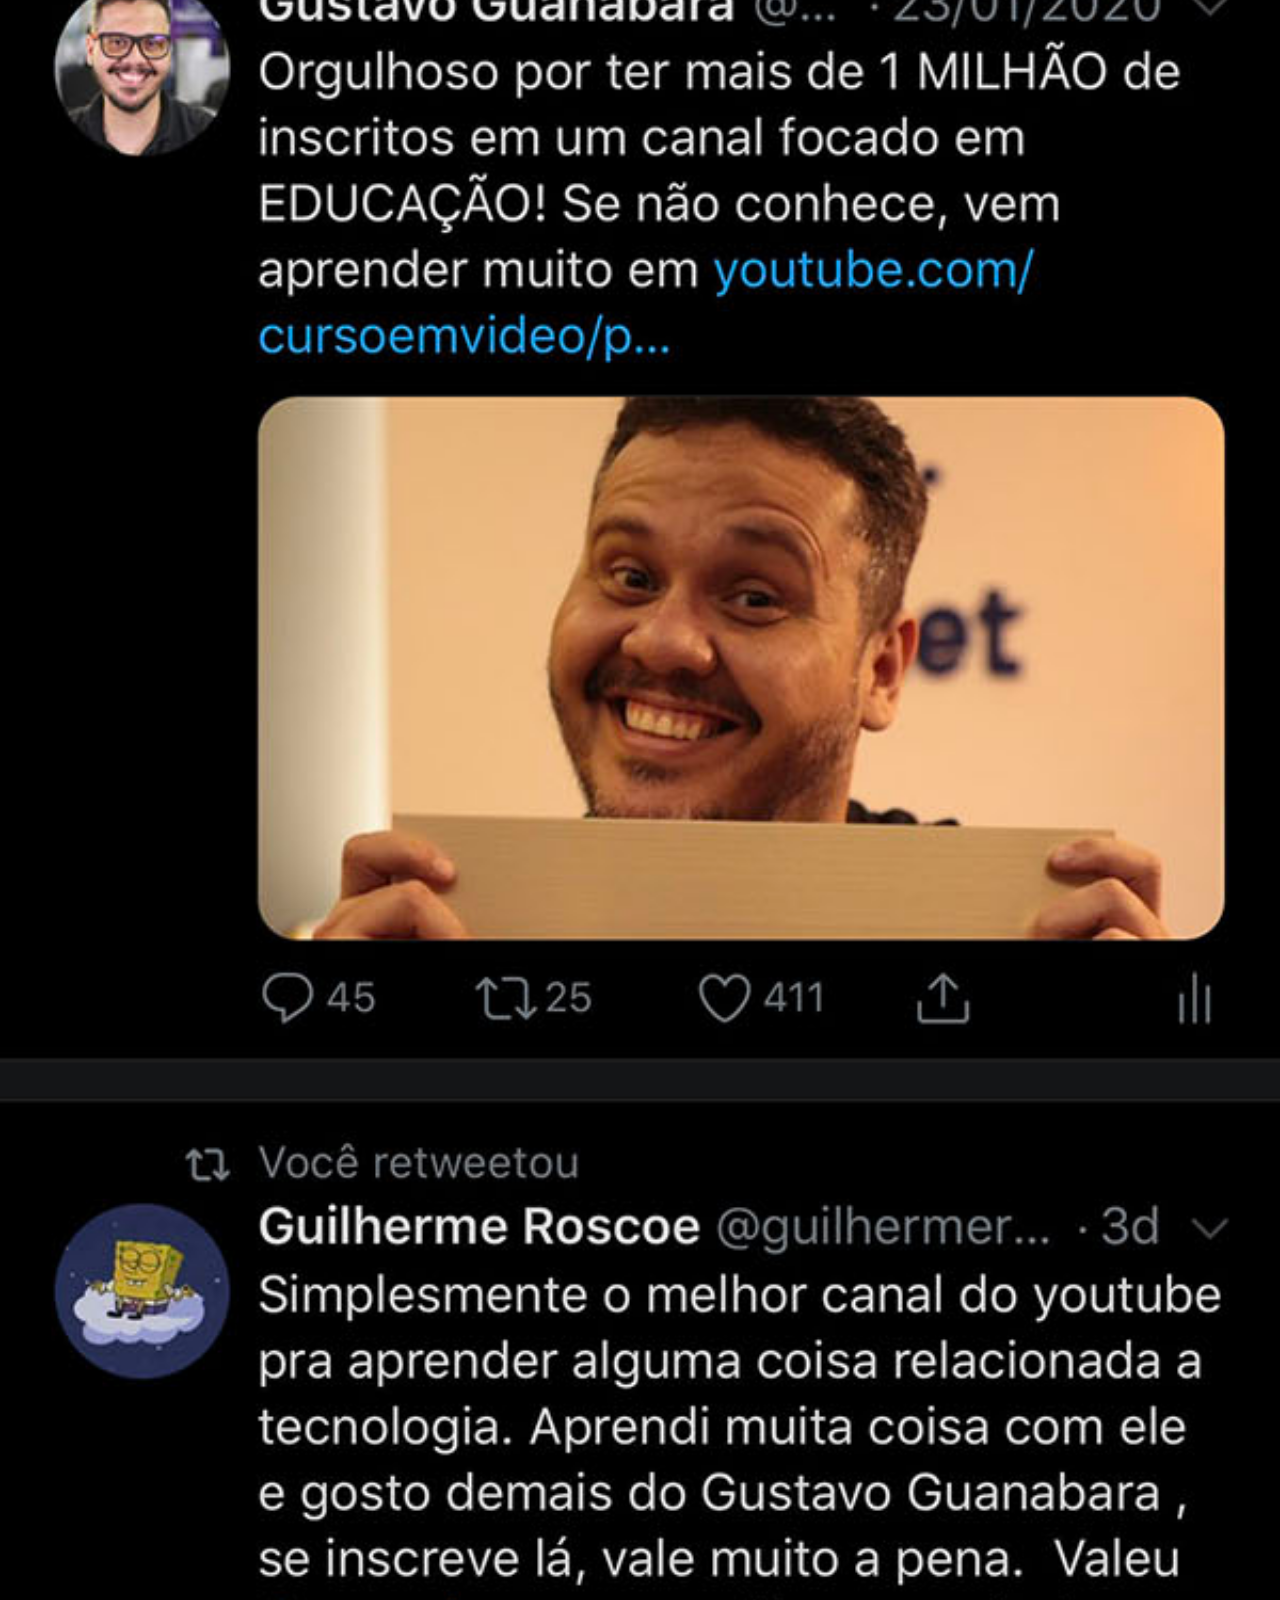
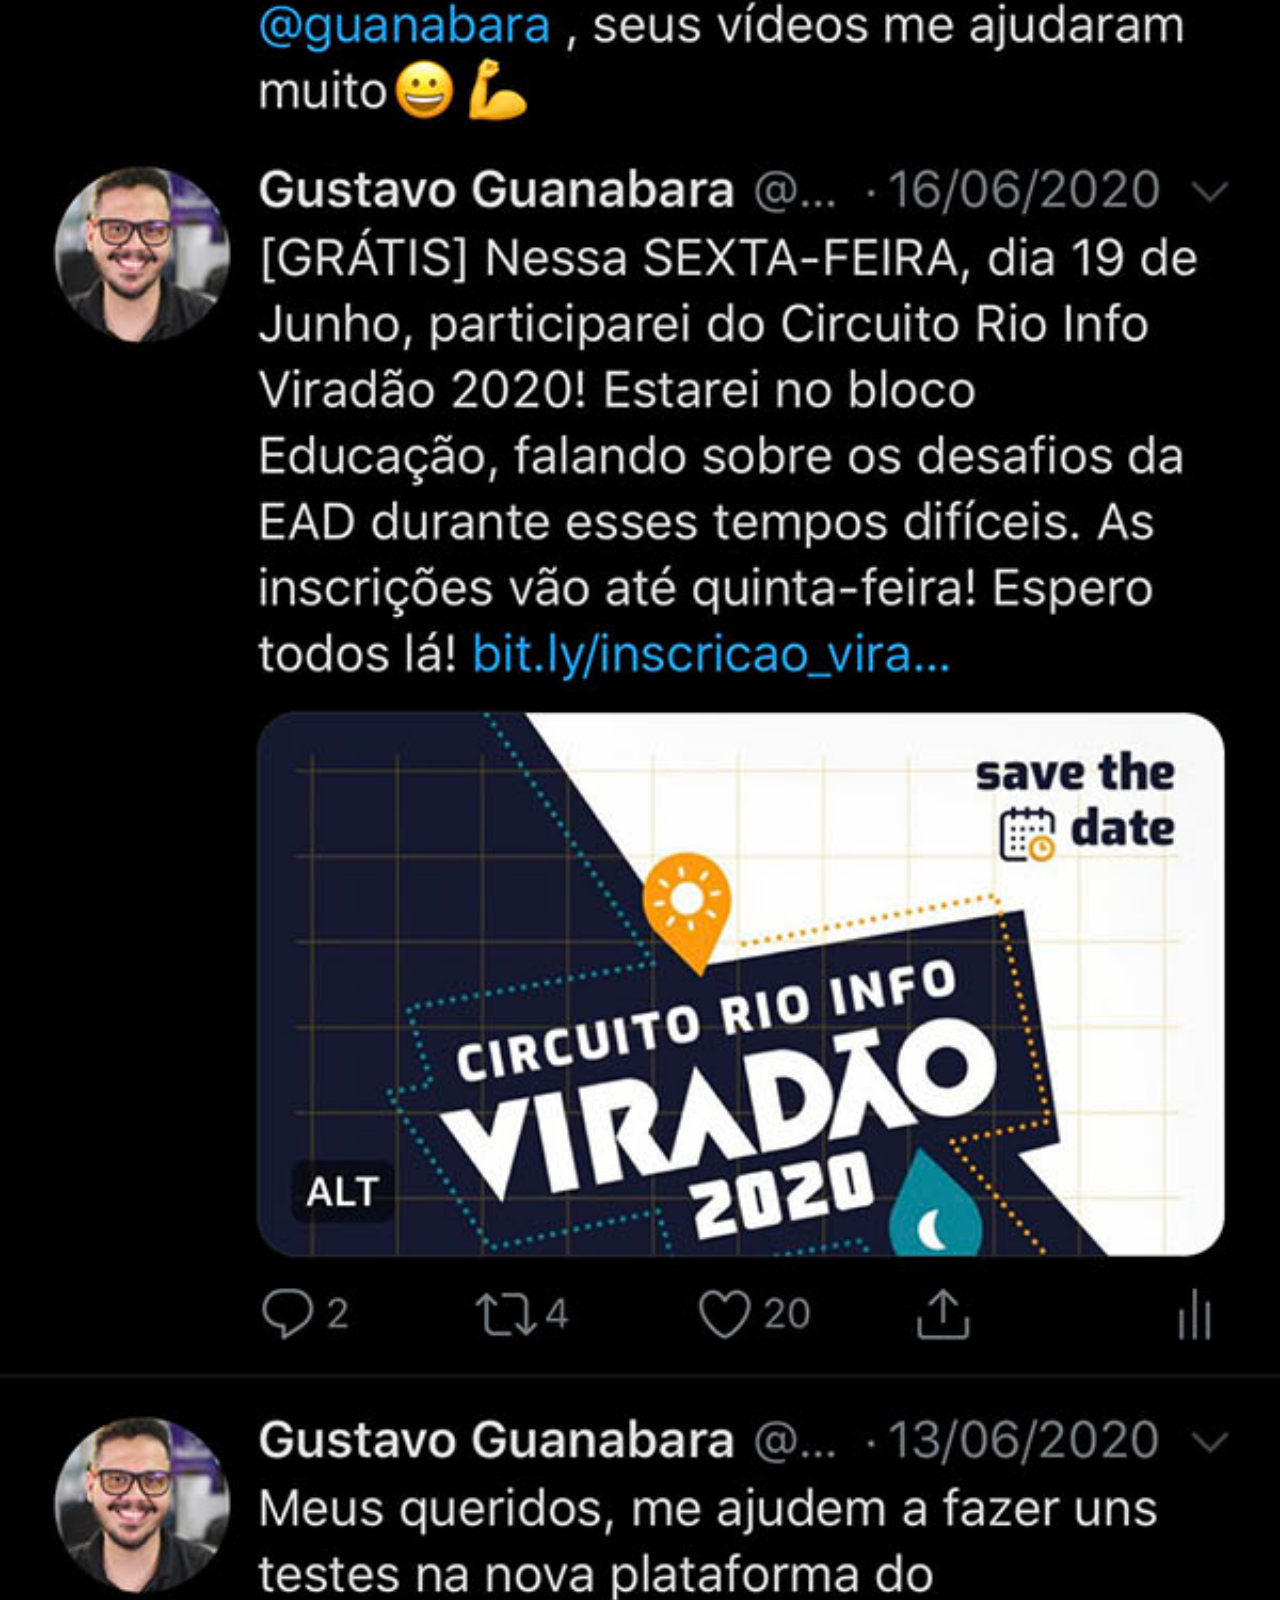
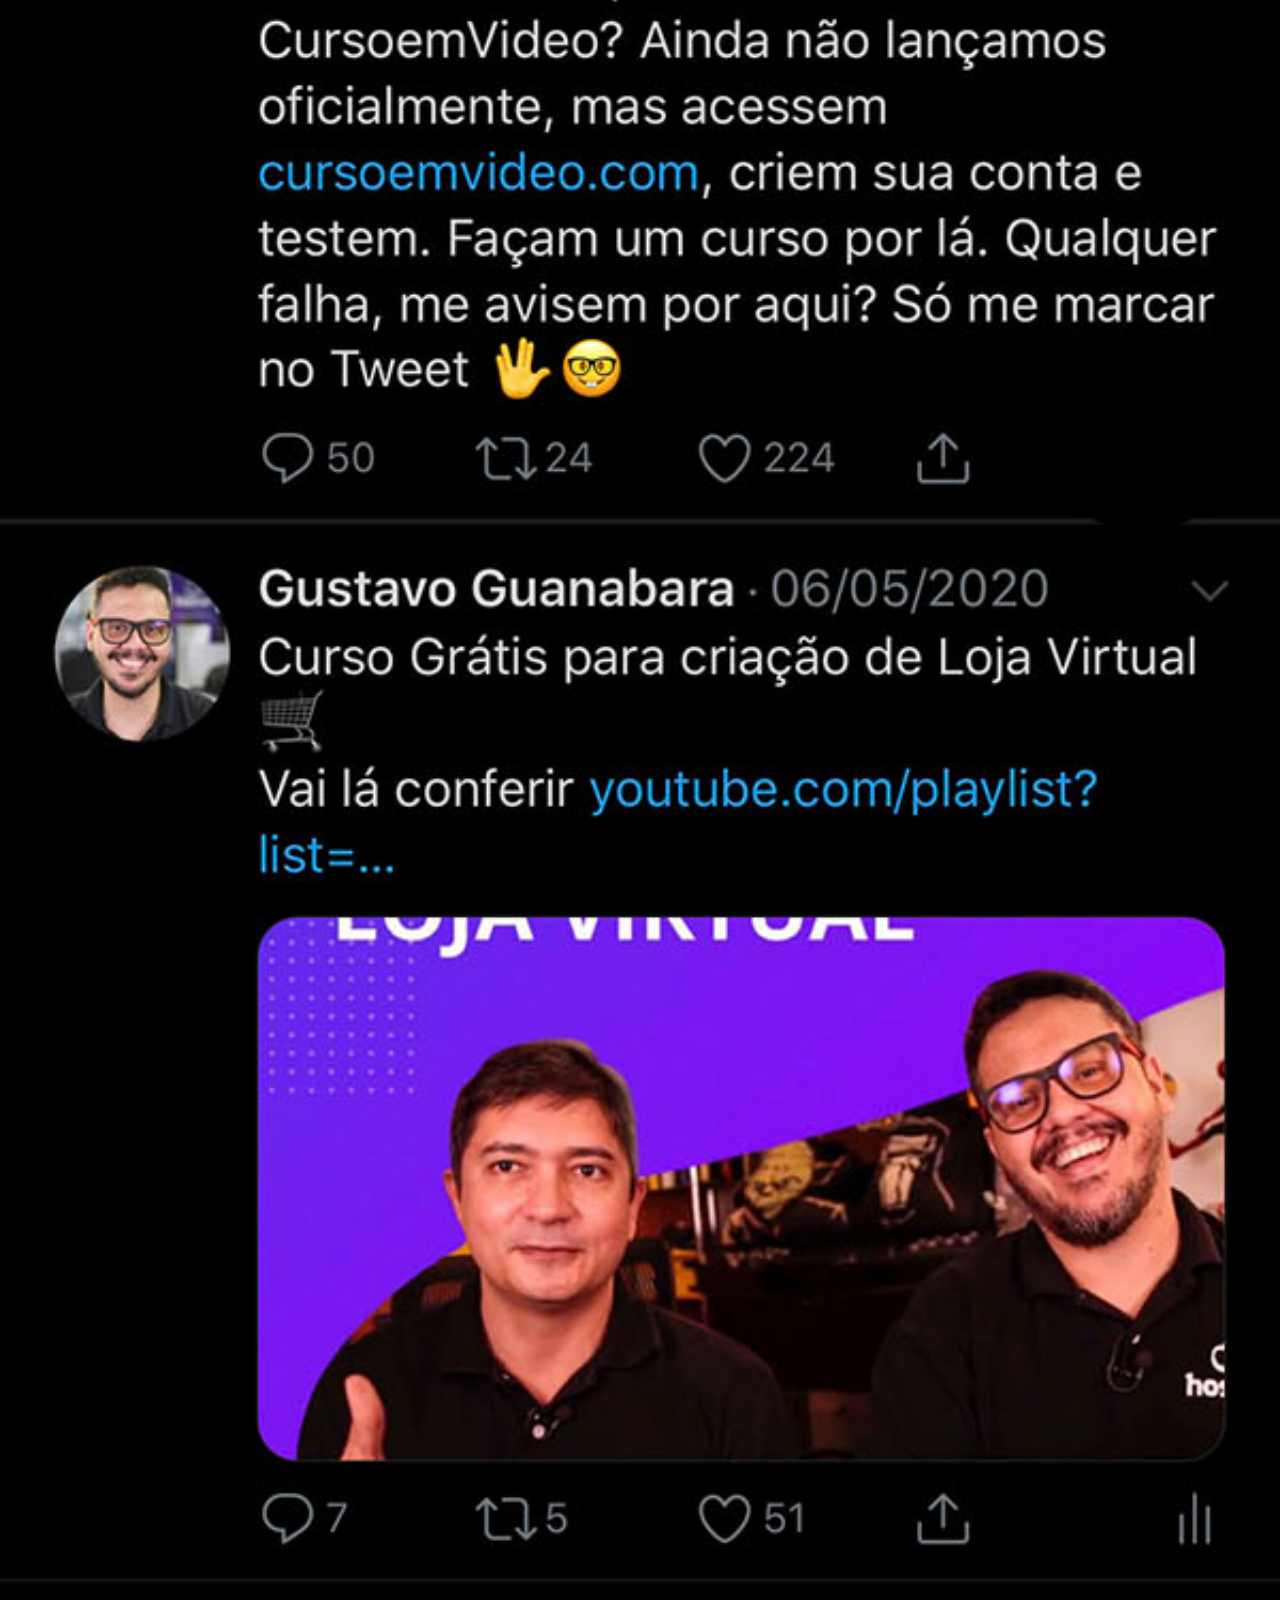
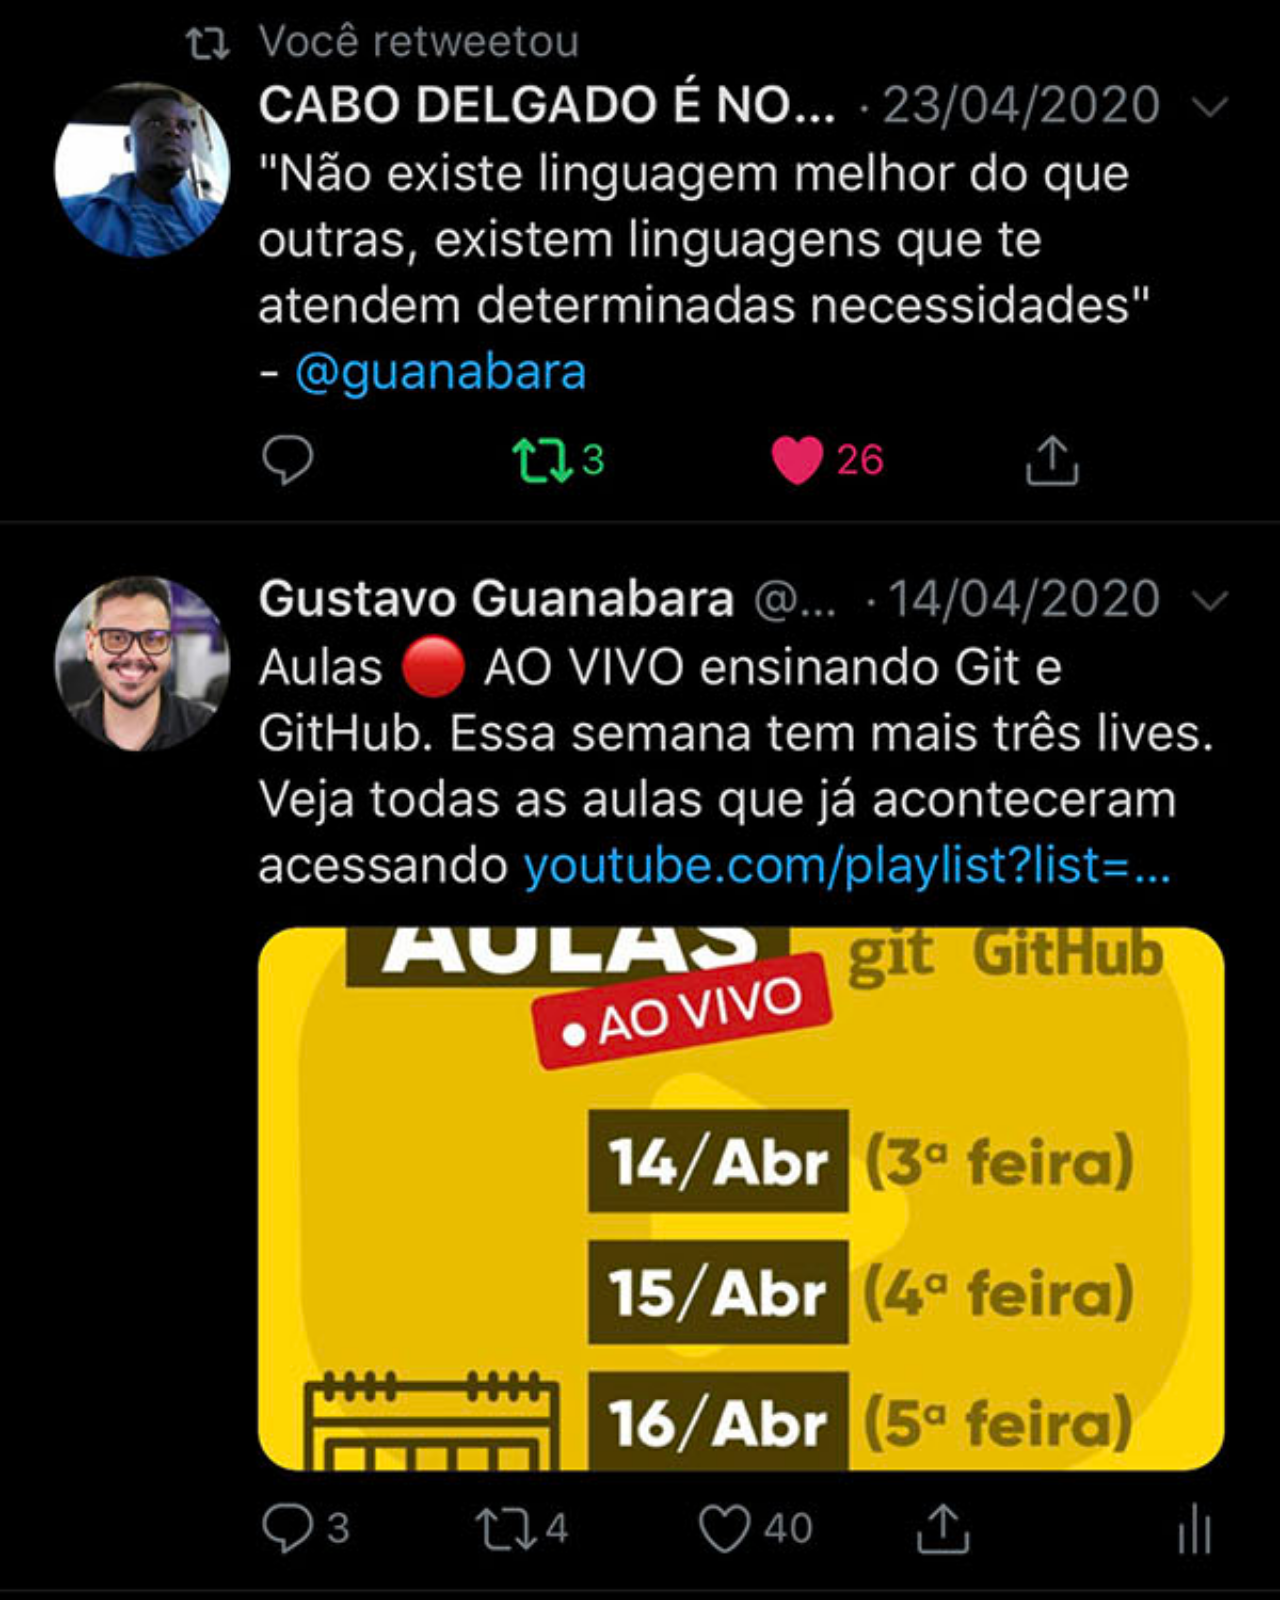
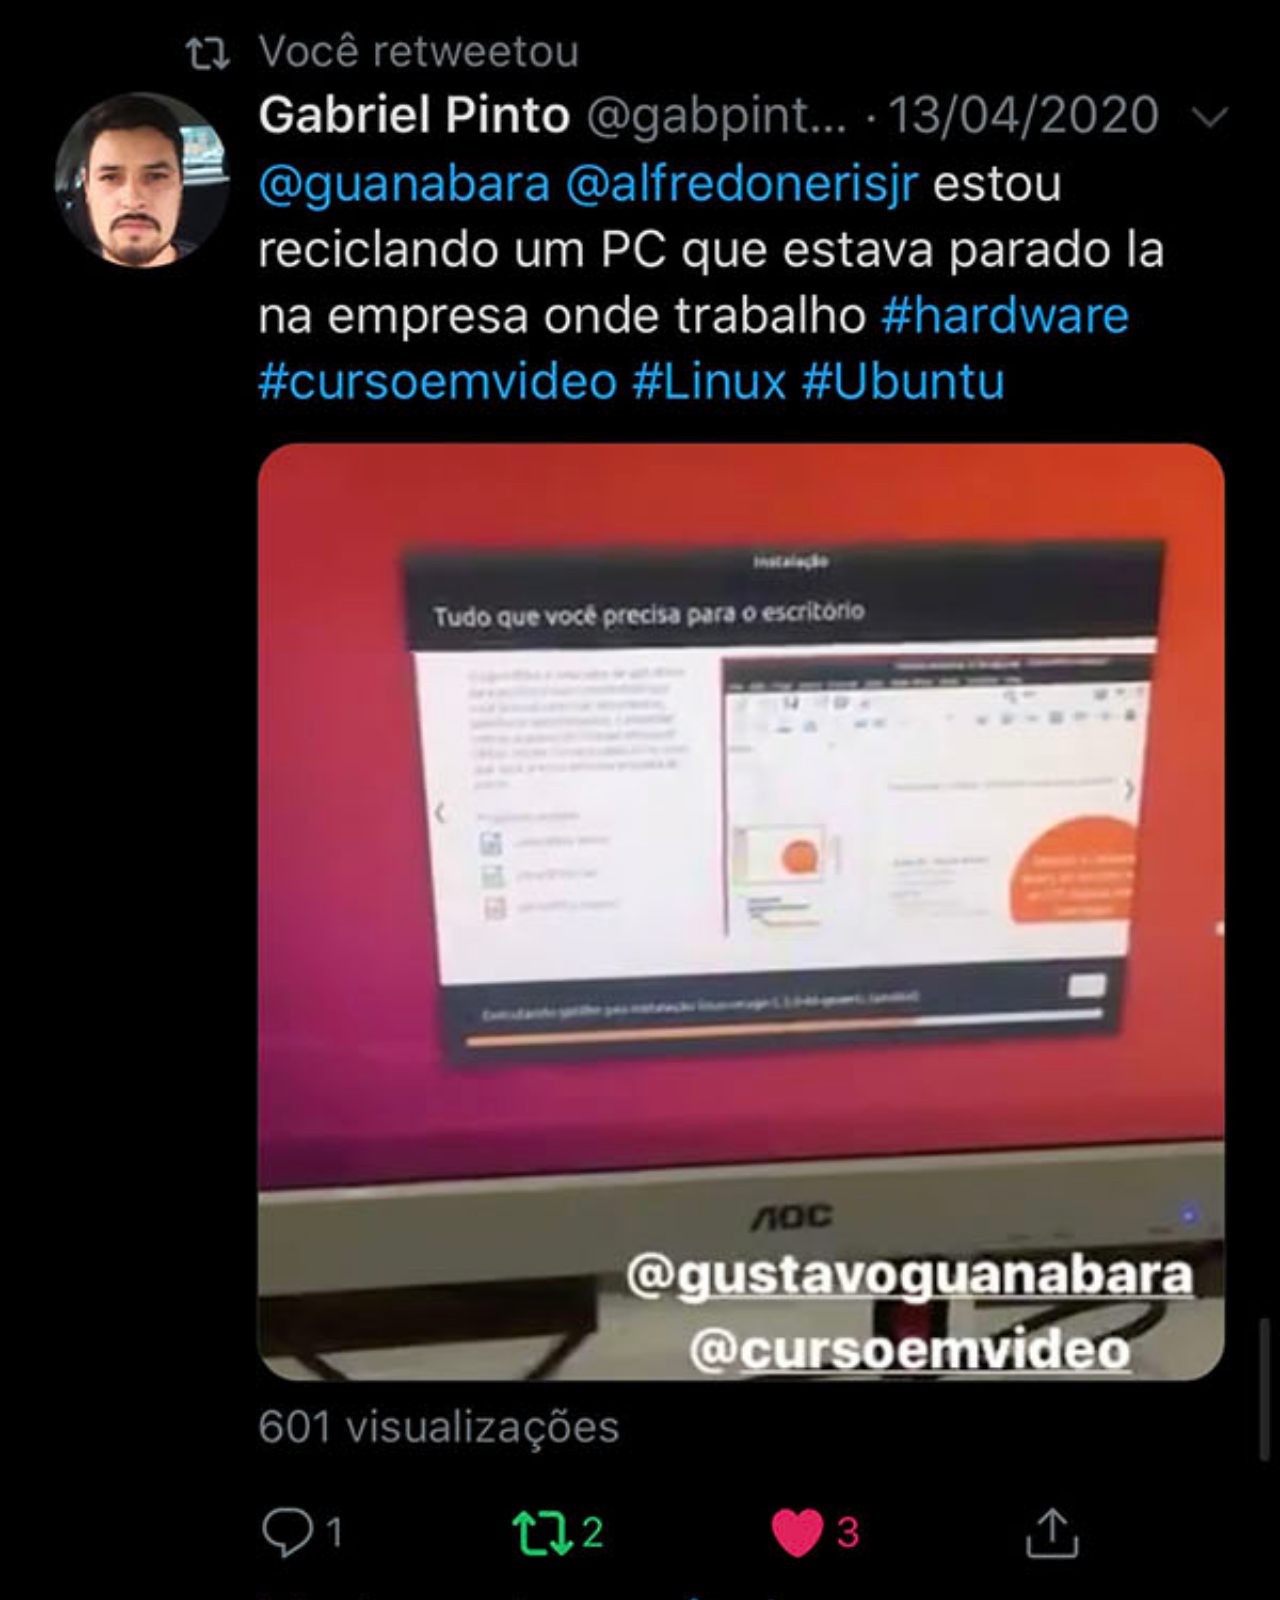
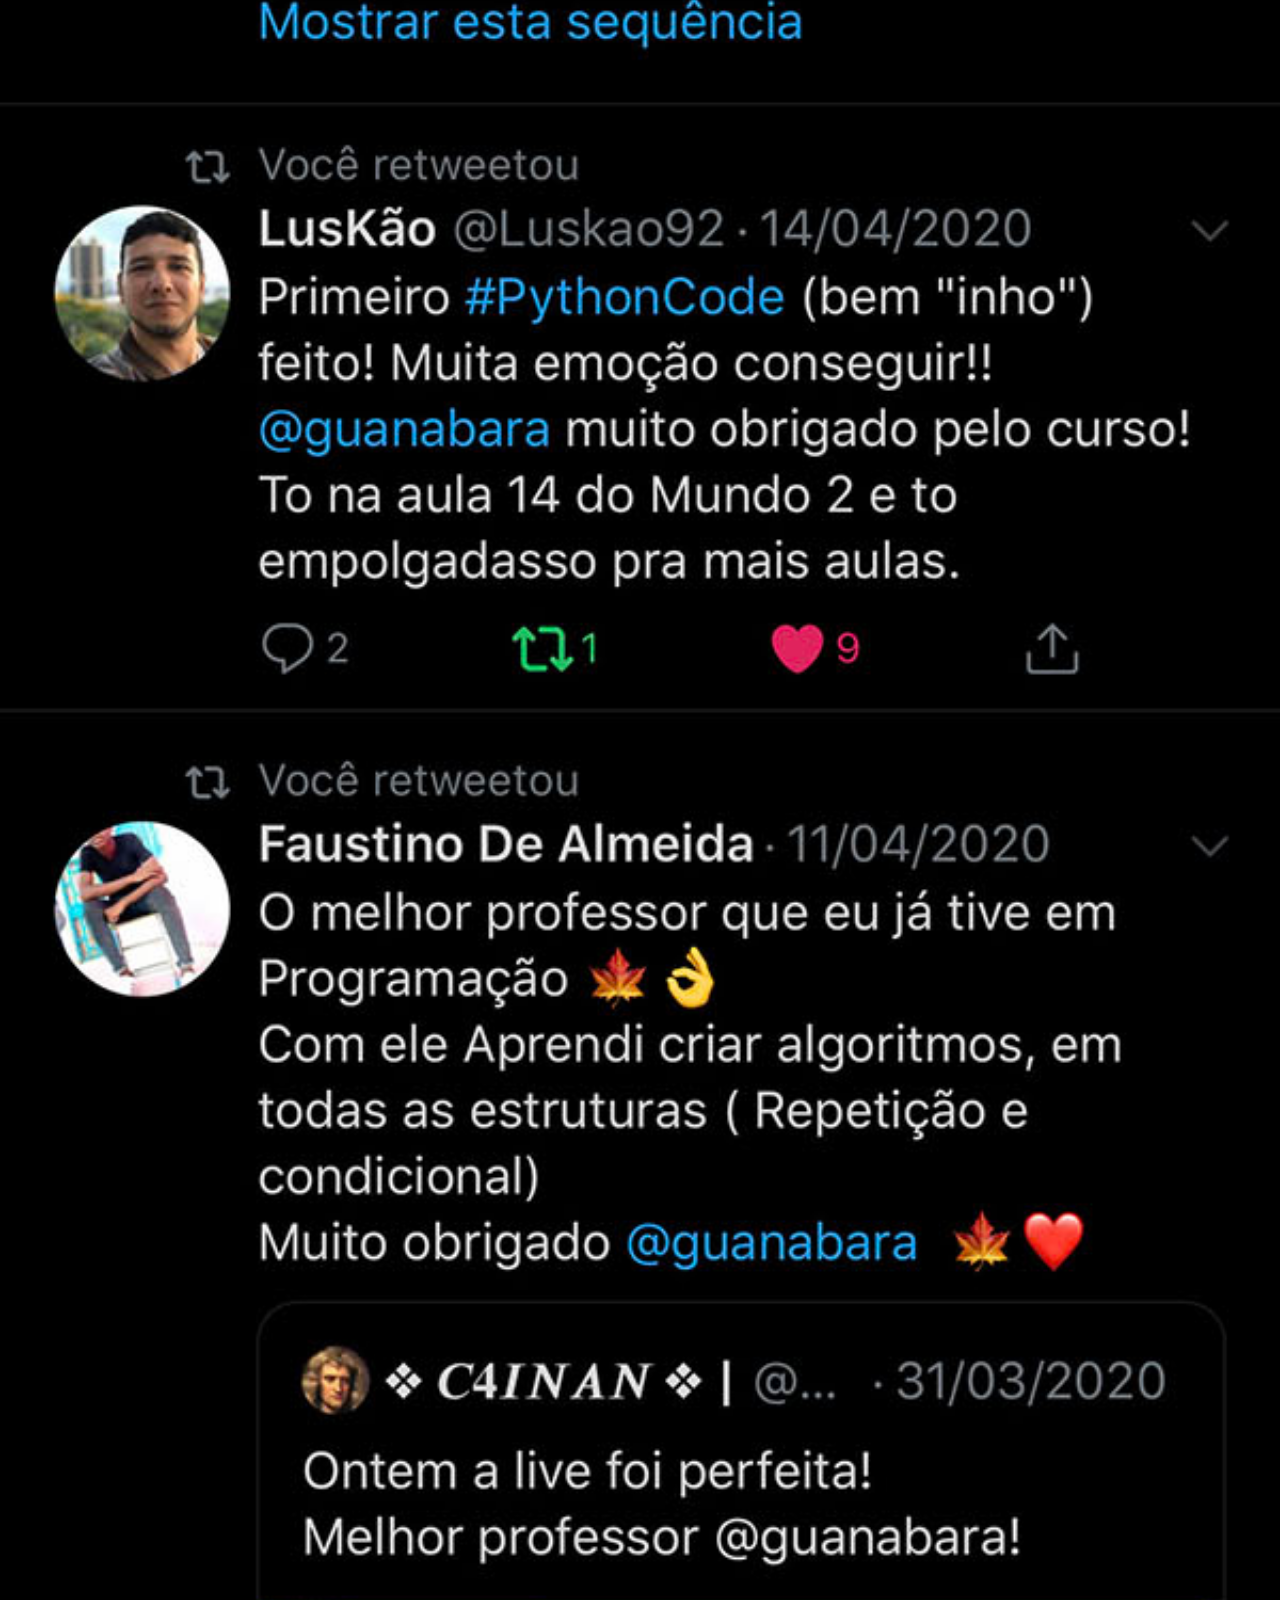
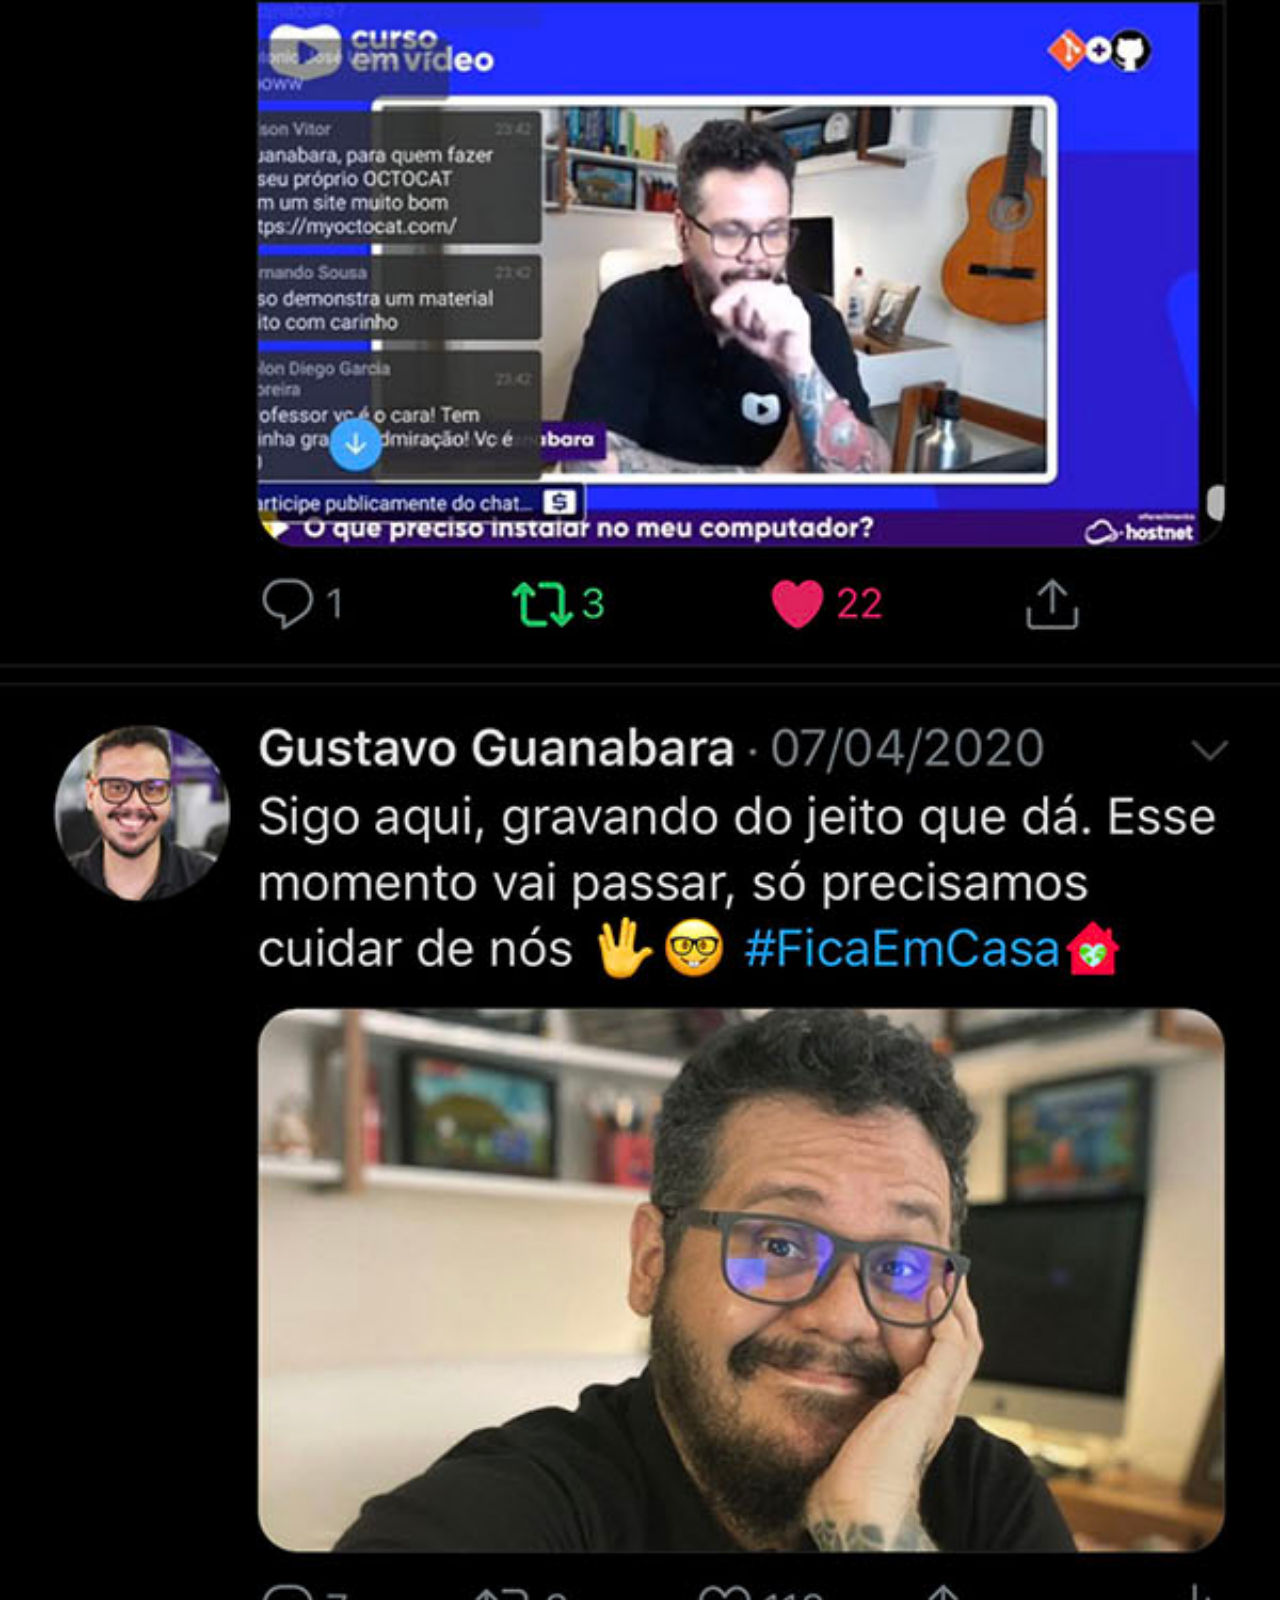
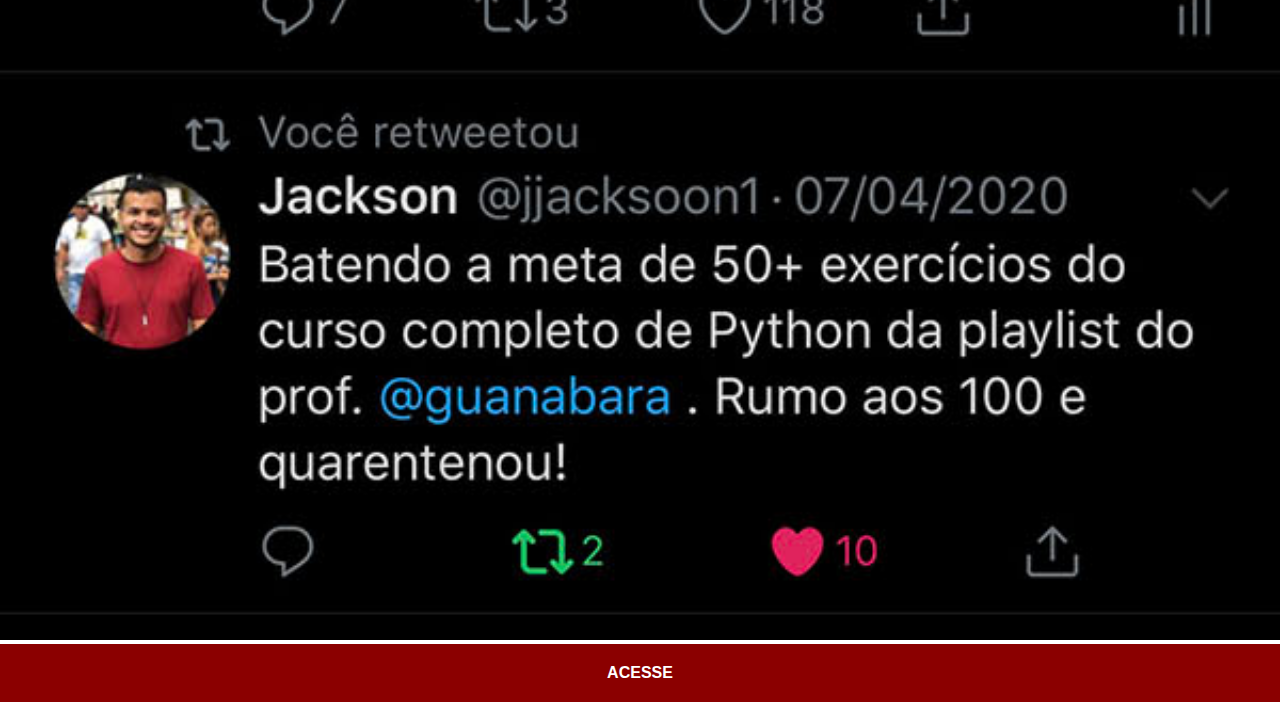
<file: twitter.html>
<!DOCTYPE html>
<html lang="pt-br">
<head>
     <meta charset="UTF-8">
     <meta name="viewport" content="width=device-width, initial-scale=1.0">
     <title>Twitter/X</title>
     <link rel="stylesheet" href="estilos/social.css">
</head>
<body>
     <img src="imagens/tela-twitter.jpg" alt="Twitter">
     <a href="https://x.com/guanabara" target="_blank">ACESSE</a>
</body>
</html>
</file>
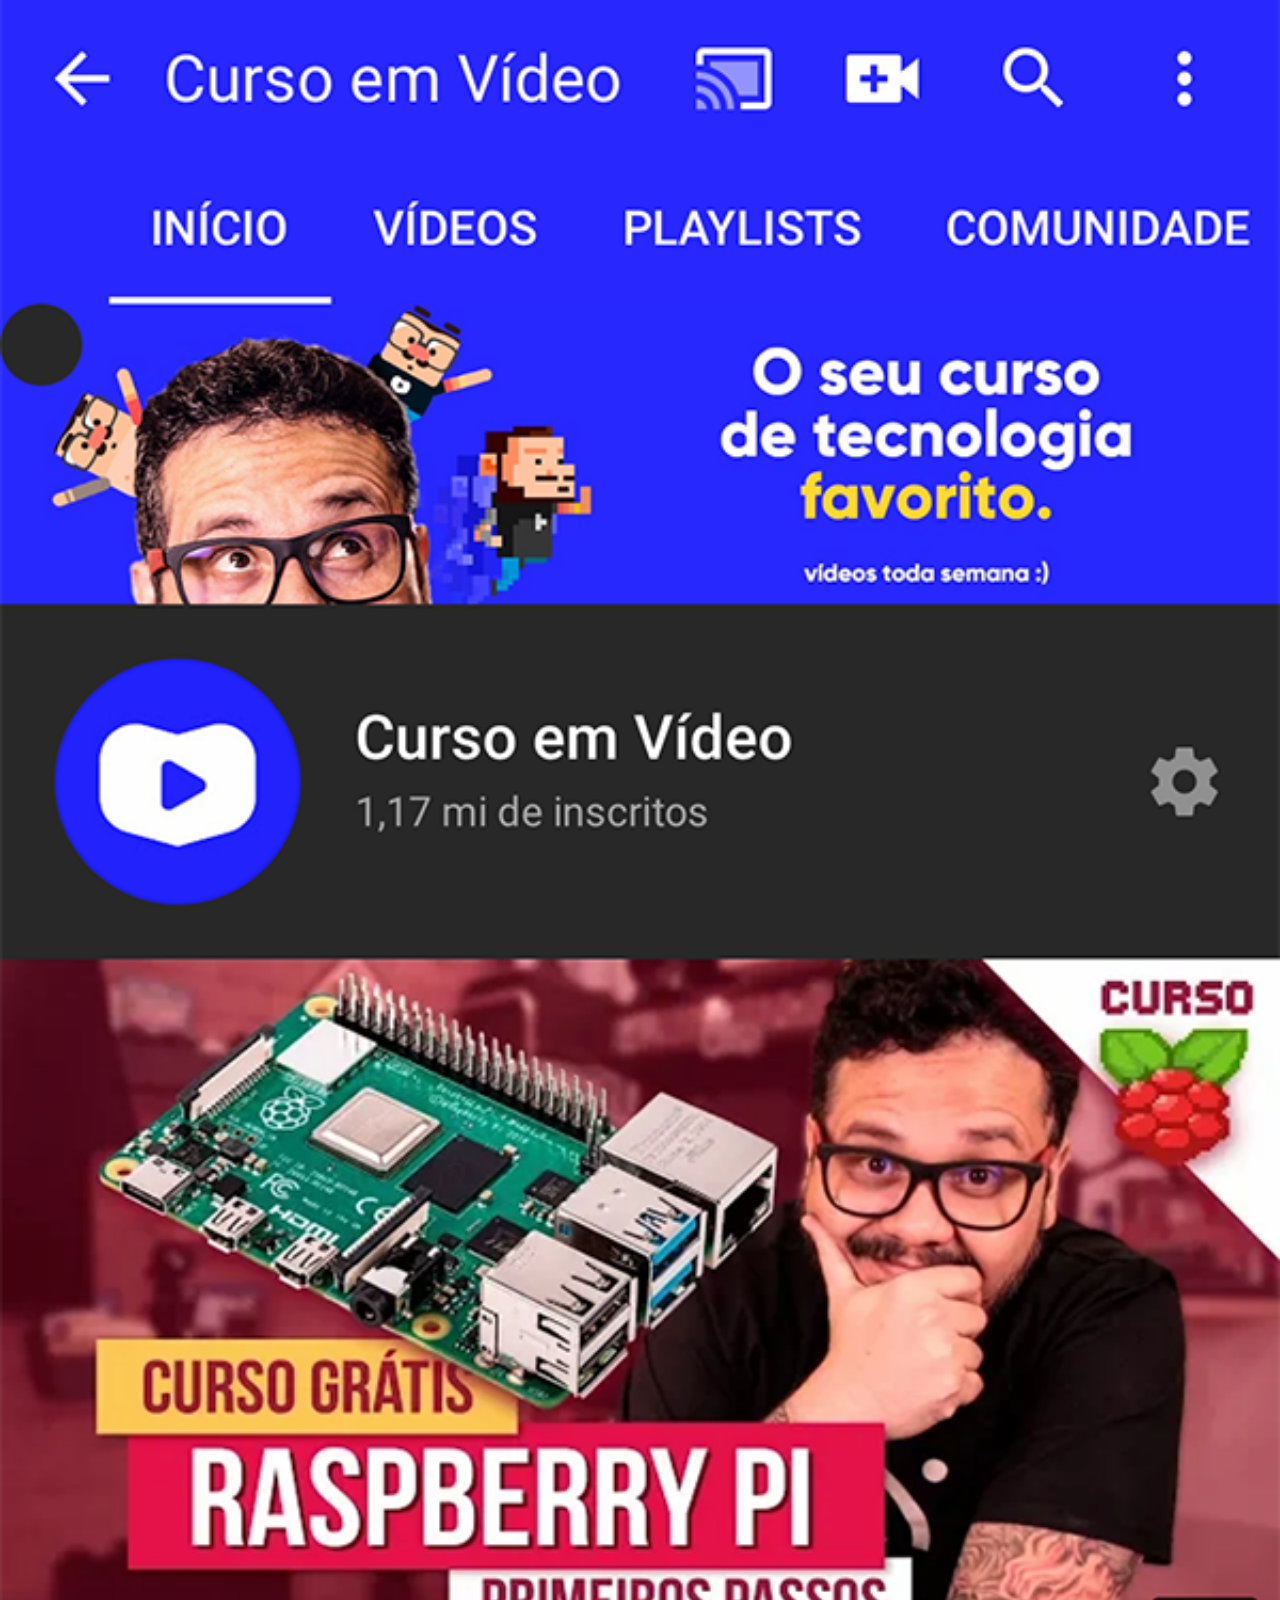
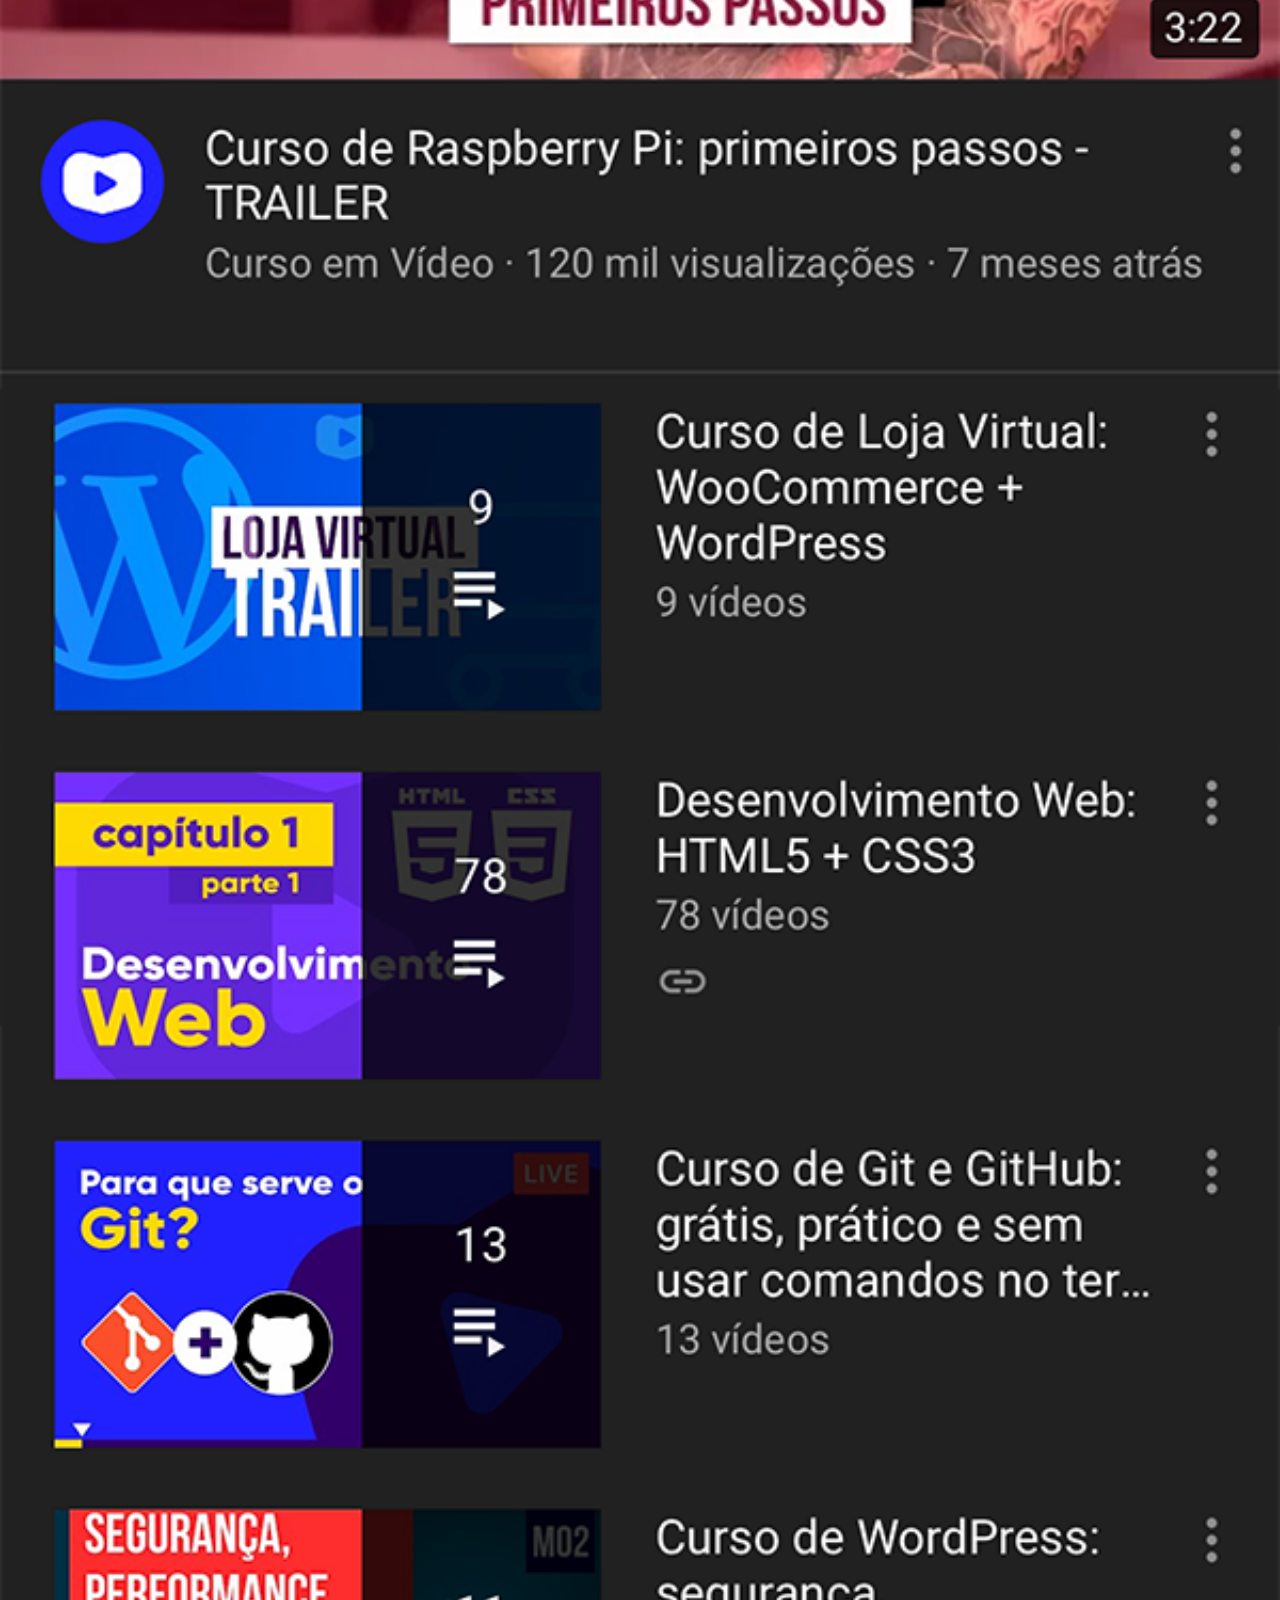
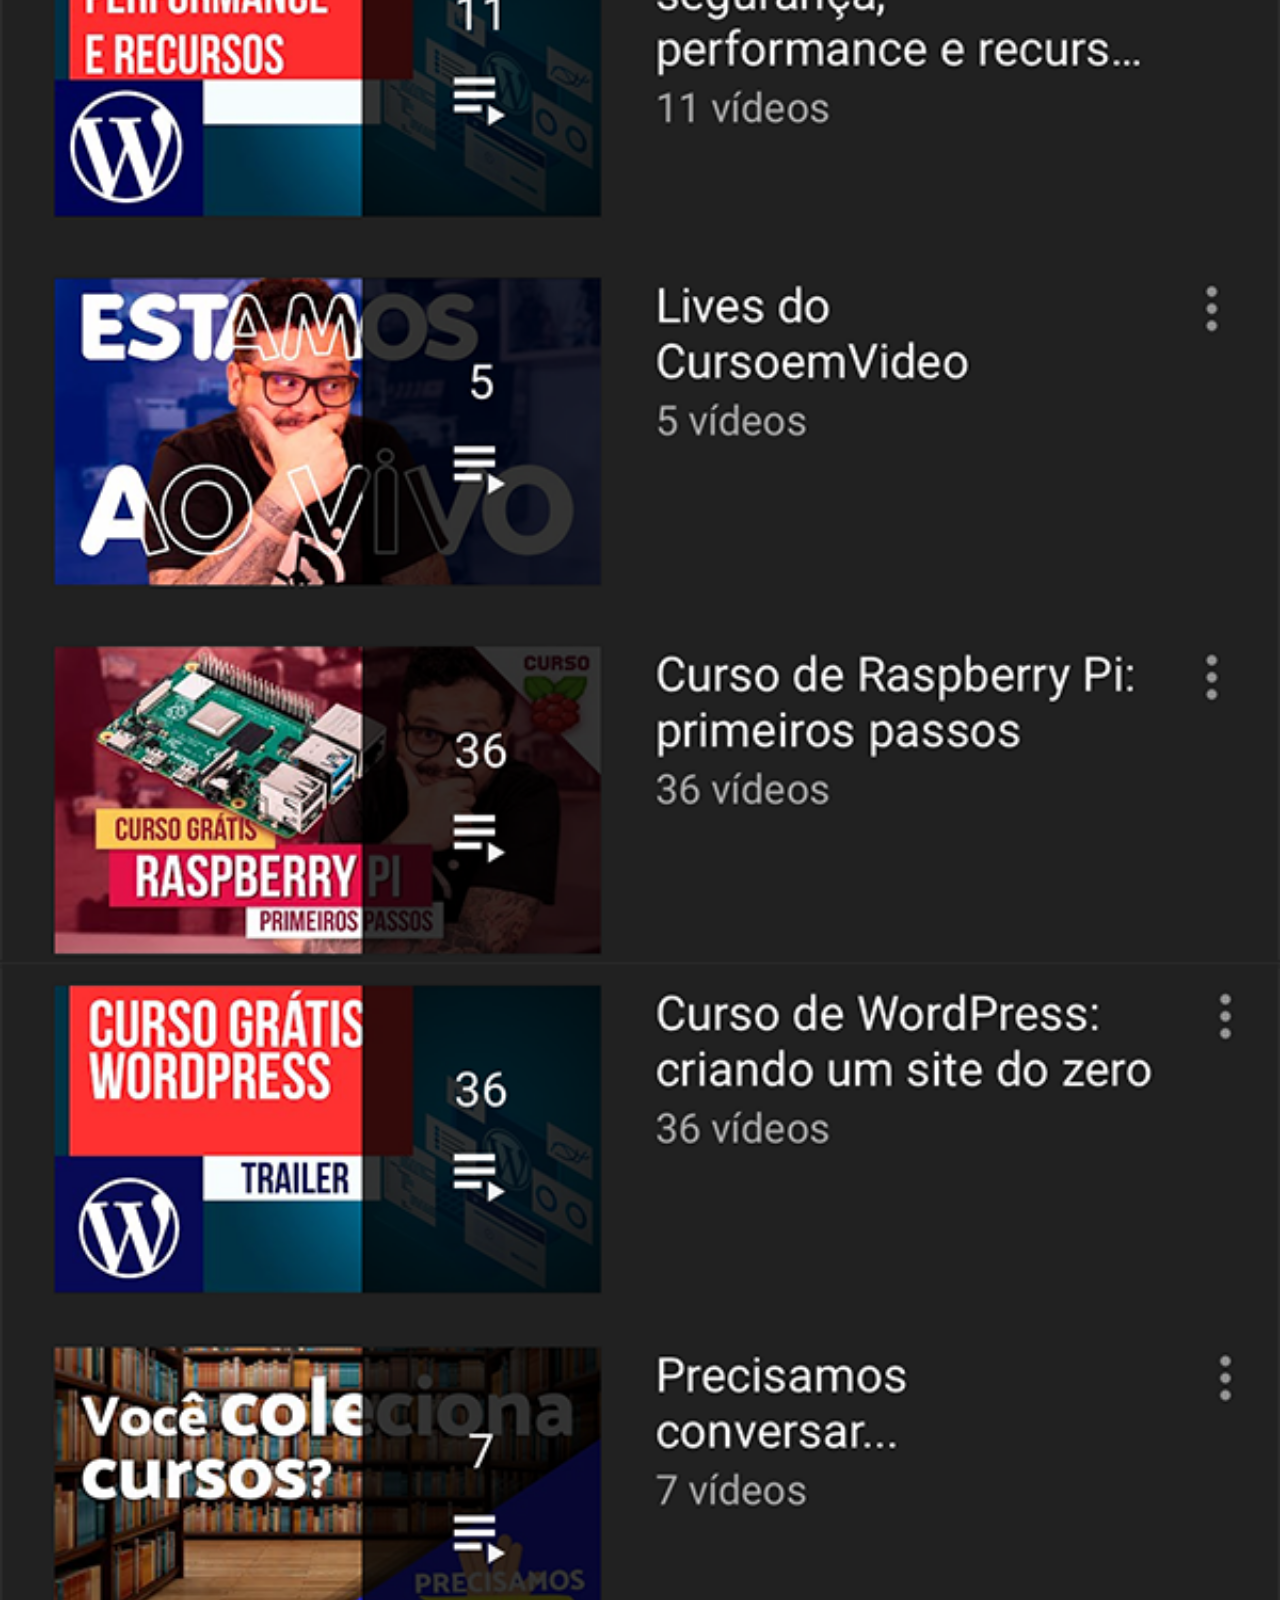
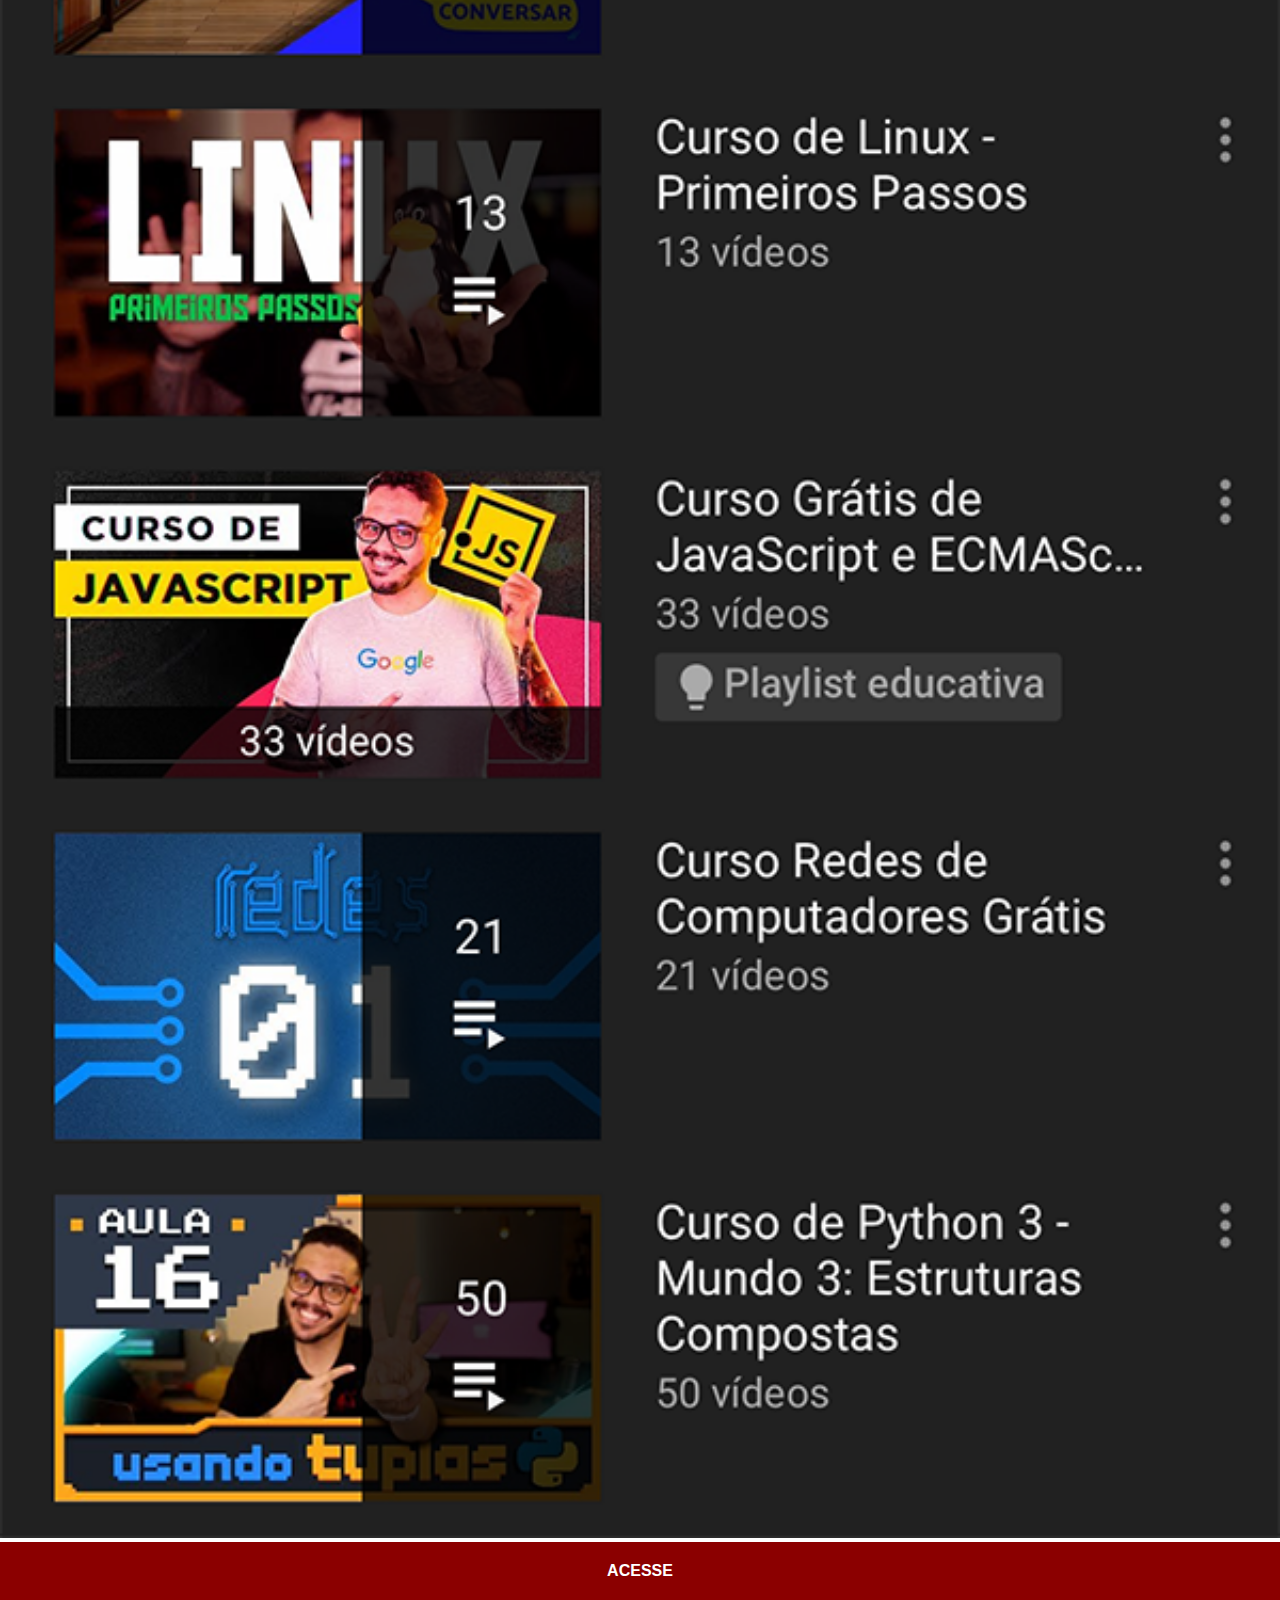
<file: youtube.html>
<!DOCTYPE html>
<html lang="pt-br">
<head>
     <meta charset="UTF-8">
     <meta name="viewport" content="width=device-width, initial-scale=1.0">
     <title>YouTube</title>
     <link rel="stylesheet" href="estilos/social.css">
</head>
<body>
     <img src="imagens/tela-youtube.png" alt="YouTube">
     <a href="https://www.youtube.com/cursoemvideo/playlists" target="_blank">ACESSE</a>
</body>
</html>
</file>
<file: estilos/style.css>
@charset "UTF-8";

*{
     margin: 0px;
     padding: 0px;
     font-family: Arial, Helvetica, sans-serif;
}

html, body{
     height: 100vh;
     width: 100vw;
     background-color: black;
}

body{
     background: url('../imagens/fundo-madeira.jpg') no-repeat top center;
     background-size: cover;
     background-attachment: fixed;
}

main{
     position: relative;
     height: 100vh;
}

section#telefone{
     position: absolute;
     top: 50%;
     left: 50%;
     transform: translate(-50%, -50%);

     height: 627px;
     width: 311px;
     background: url('../imagens/frame-iphone.png') no-repeat;
}

iframe#tela{
     position: relative;
     top: 80px;
     left: 22px;
     width: 266px;
     height: 470px;
}

section#redes-sociais{
     text-align: right;
}

section#redes-sociais img{
     width: 50px;
     margin: 10px;
     border-radius: 50%;
     box-shadow: 2px 2px 5px rgba(0, 0, 0, 0.726);
     box-sizing: border-box;
}

section#redes-sociais img:hover{
     border: 2px solid rgba(255, 255, 255, 0.568);
     transform: translate(-3px, -3px);
     box-shadow: 5px 5px 10px rgba(0, 0, 0, 0.712);
     transition-duration: 0.3s;
}
</file>
<file: estilos/social.css>
@charset "UTF-8";

*{
     margin: 0px;
     padding: 0px;
     font-family: Arial, Helvetica, sans-serif;
}
::-webkit-scrollbar{
     width: 0px;
     height: 0px;
}
img{
     width: 100vw;
}
a{
     display: block;
     background-color: darkred;
     color: white;
     padding: 20px;
     text-align: center;
     font-weight: bolder;
     text-decoration: none;
}
a:hover{
     background-color: rgb(202, 43, 43);
}
</file>
